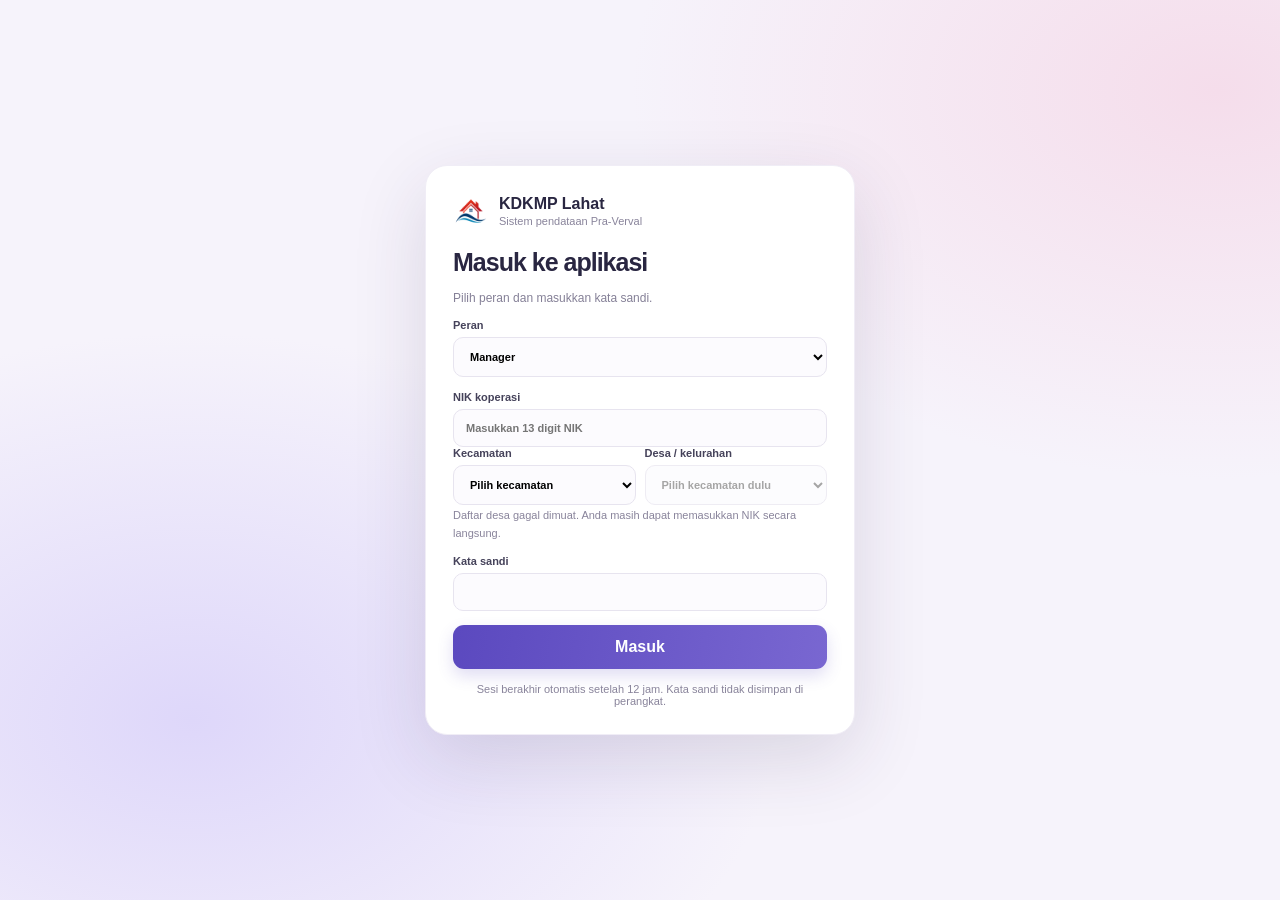
<file: index.html>
<!doctype html>
<html lang="id">
<head>
  <meta charset="utf-8"><meta name="viewport" content="width=device-width,initial-scale=1">
  <meta name="theme-color" content="#f4f5f8"><meta name="description" content="Sistem Pendataan KDKMP Kabupaten Lahat">
  <title>KDKMP Lahat · Pendataan Pra-Verval</title>
  <link rel="icon" type="image/png" href="./assets/logo%20baru.png"><link rel="stylesheet" href="./app.css"><link rel="stylesheet" href="./pages.css"><link rel="stylesheet" href="./auth.css">
</head>
<body>
  <div id="app"></div>
  <script src="./supabase-config.js" defer></script>
  <script src="./app.js" defer></script>
  <script src="./auth.js" defer></script>
</body>
</html>
</file>
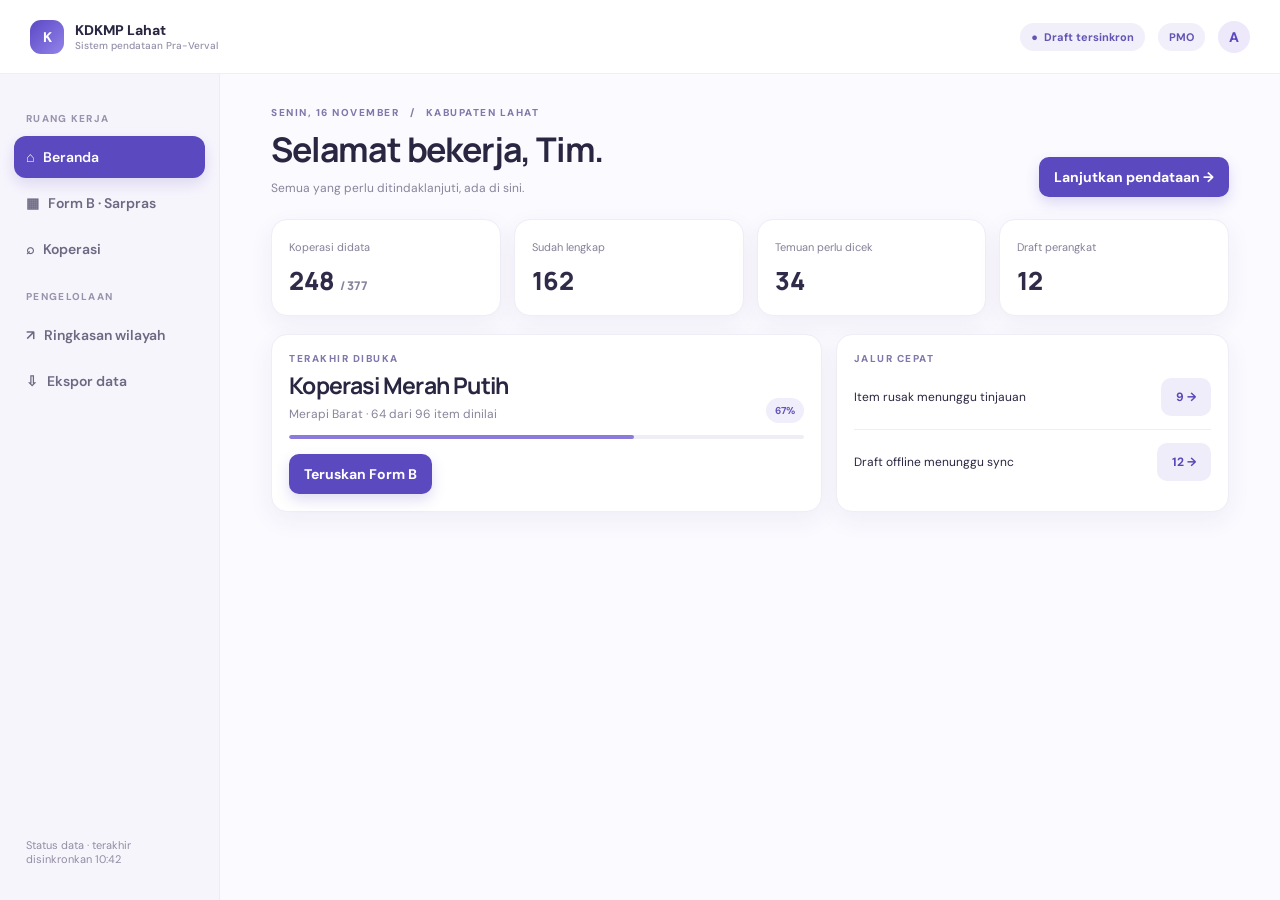
<file: design-homebase-final.html>
<!doctype html><html lang="id"><meta charset="utf-8"><meta name="viewport" content="width=device-width,initial-scale=1"><title>KDKMP · Home Base Design</title><style>
@import url('https://fonts.googleapis.com/css2?family=DM+Sans:wght@400;500;600;700&family=Manrope:wght@500;600;700;800&display=swap');*{box-sizing:border-box}body{margin:0;background:#f4f2fb;color:#292641;font:14px 'DM Sans',sans-serif}button,input{font:inherit}button{cursor:pointer}.app{max-width:1440px;margin:auto;min-height:100vh;background:#fbfaff;box-shadow:0 0 50px #392b6810}.top{height:74px;background:#fff;display:flex;align-items:center;justify-content:space-between;padding:0 30px;border-bottom:1px solid #efedf5;position:sticky;top:0;z-index:4}.brand{display:flex;align-items:center;gap:11px;font-weight:800}.logo{width:34px;height:34px;background:linear-gradient(135deg,#5b48c5,#9284e9);border-radius:11px;color:white;display:grid;place-items:center;font-weight:800}.brand small{display:block;color:#9590aa;font-size:10px;font-weight:500}.topright{display:flex;align-items:center;gap:13px}.avatar{width:32px;height:32px;border-radius:50%;background:#ede9fb;color:#5949bd;display:grid;place-items:center;font-weight:800}.chip{padding:7px 11px;border-radius:99px;background:#f1effa;color:#6355b5;font-size:11px;font-weight:700}.workspace{display:grid;grid-template-columns:220px 1fr;min-height:calc(100vh - 74px)}.sidebar{padding:22px 14px;background:#f7f5fc;display:flex;flex-direction:column;gap:4px;border-right:1px solid #eeebf5}.section-label{font-size:10px;letter-spacing:.13em;color:#9994ad;font-weight:800;padding:16px 12px 7px}.nav{width:100%;text-align:left;border:0;background:transparent;color:#6e6983;border-radius:12px;padding:12px;font-weight:600;transition:.2s}.nav:hover{background:#eeeafb;transform:translateX(2px)}.nav.active{background:#5a49bf;color:white;box-shadow:0 6px 15px #5a49bf2b}.sidefoot{margin-top:auto;padding:12px;color:#918da3;font-size:11px}.main{padding:32px clamp(18px,4vw,52px) 80px;min-width:0}.view{animation:enter .32s both}.hide{display:none!important}@keyframes enter{from{opacity:0;transform:translateY(7px)}to{opacity:1;transform:none}}h1,h2,h3{font-family:Manrope,sans-serif;letter-spacing:-.035em}h1{font-size:34px;margin:7px 0}h2{font-size:23px;margin:4px 0}h3{margin:0}.kicker{font-size:10px;letter-spacing:.15em;color:#8078aa;font-weight:800}.muted{color:#88849b;font-size:12px;line-height:1.5}.heading{display:flex;align-items:end;justify-content:space-between;gap:18px;margin-bottom:22px}.btn{border:0;border-radius:10px;padding:11px 15px;background:#efedfa;color:#5747b8;font-weight:700;transition:transform .18s,box-shadow .18s}.btn:hover{transform:translateY(-2px);box-shadow:0 7px 16px #30225f1a}.btn:active{transform:scale(.97)}.btn.primary{background:#5b49bf;color:white;box-shadow:0 6px 14px #5b49bf30}.stats{display:grid;grid-template-columns:repeat(4,1fr);gap:13px;margin-bottom:18px}.card{background:white;border:1px solid #efedf5;border-radius:16px;box-shadow:0 8px 24px #3b2c6810;padding:17px;transition:transform .2s,box-shadow .2s}.card:hover{transform:translateY(-2px);box-shadow:0 12px 26px #3b2c6815}.metric small{font-size:11px;color:#858098}.metric b{font:800 25px Manrope;display:block;margin-top:8px;color:#302b48}.grid-two{display:grid;grid-template-columns:1.4fr 1fr;gap:14px}.line{display:flex;align-items:center;justify-content:space-between;gap:12px;padding:13px 0;border-bottom:1px solid #f0eef5;font-size:12px}.line:last-child{border:0}.meter{width:105px;height:7px;background:#efedf5;border-radius:9px;overflow:hidden}.meter i{display:block;height:100%;background:linear-gradient(90deg,#6553c6,#a095eb);border-radius:9px;transition:width .7s}.pill{padding:6px 9px;border-radius:99px;background:#f0eefb;color:#6454b9;font-size:10px;font-weight:700}.banner{padding:20px 23px;border-radius:18px;background:radial-gradient(ellipse at 90% 0,#f1deec,transparent 45%),linear-gradient(110deg,#f1edff,#fffafd);margin-bottom:18px;display:flex;align-items:center;justify-content:space-between;gap:12px}.banner h2{font-size:24px}.groupgrid{display:grid;grid-template-columns:repeat(3,minmax(0,1fr));gap:13px}.groupcard{cursor:pointer;min-height:152px;position:relative;overflow:hidden}.groupcard:hover .arrow{transform:translateX(4px);background:#5b49bf;color:white}.groupnum{font-size:10px;color:#887dbf;font-weight:800;letter-spacing:.1em}.groupname{font:750 16px Manrope;margin:13px 0 7px}.gmeta{font-size:11px;color:#89859a}.groupbottom{display:flex;align-items:center;justify-content:space-between;margin-top:17px}.arrow{width:28px;height:28px;display:grid;place-items:center;border-radius:50%;background:#f1effa;color:#6656bb;transition:.2s}.progressline{height:4px;background:#f0eef5;border-radius:8px;margin-top:12px;overflow:hidden}.progressline i{display:block;height:100%;background:#8c7add;border-radius:8px}.toolbar{display:flex;align-items:center;gap:9px;flex-wrap:wrap}.search{border:1px solid #e9e6f1;background:white;padding:10px 12px;border-radius:10px;min-width:200px;outline:none}.search:focus{border-color:#8274d3;box-shadow:0 0 0 3px #8274d322}.groupdetail{margin-top:16px}.item{display:grid;grid-template-columns:1fr auto auto;gap:14px;align-items:center;padding:15px 2px;border-bottom:1px solid #efedf5}.item:last-child{border:0}.itemtitle{font-weight:700}.itemmeta{font-size:11px;color:#88849b;margin-top:4px}.toast{position:fixed;bottom:20px;right:22px;background:#302a51;color:white;padding:13px 18px;border-radius:11px;opacity:0;transform:translateY(10px);transition:.25s;z-index:10;box-shadow:0 10px 28px #17122c30}.toast.show{opacity:1;transform:none}.mobilebar{display:none}@media(max-width:850px){.workspace{grid-template-columns:1fr}.sidebar{display:none}.mobilebar{display:flex;position:fixed;bottom:10px;left:12px;right:12px;background:#fff;border:1px solid #efedf5;border-radius:18px;padding:6px;justify-content:space-around;z-index:5;box-shadow:0 8px 25px #33255c20}.mobilebar button{border:0;background:transparent;color:#79748e;border-radius:13px;padding:9px 12px;font-size:11px}.mobilebar button.active{background:#5b49bf;color:#fff}.main{padding:24px 16px 100px}.groupgrid{grid-template-columns:repeat(2,1fr)}.stats{grid-template-columns:repeat(2,1fr)}}@media(max-width:520px){.top{padding:0 15px;height:64px}.topright .chip{display:none}.heading{align-items:start;flex-direction:column}.grid-two{grid-template-columns:1fr}.groupgrid{grid-template-columns:1fr 1fr;gap:9px}.groupcard{padding:13px;min-height:145px}.groupname{font-size:14px}.stats .card{padding:13px}.item{grid-template-columns:1fr auto}.item .pill{grid-column:2}.banner{padding:16px}}
</style><body><div class="app"><header class="top"><div class="brand"><span class="logo">K</span><span>KDKMP Lahat<small>Sistem pendataan Pra-Verval</small></span></div><div class="topright"><span class="chip">● &nbsp;Draft tersinkron</span><span class="chip">PMO</span><span class="avatar">A</span></div></header><div class="workspace"><aside class="sidebar"><div class="section-label">RUANG KERJA</div><button class="nav active" data-view="home">⌂ &nbsp; Beranda</button><button class="nav" data-view="groups">▦ &nbsp; Form B · Sarpras</button><button class="nav" data-view="coops">⌕ &nbsp; Koperasi</button><div class="section-label">PENGELOLAAN</div><button class="nav" data-toast="Laporan siap dibuka">↗ &nbsp; Ringkasan wilayah</button><button class="nav" data-toast="Ekspor siap diunduh">⇩ &nbsp; Ekspor data</button><div class="sidefoot">Status data · terakhir disinkronkan 10:42</div></aside><main class="main">
<section class="view" data-screen="home"><div class="heading"><div><div class="kicker">SENIN, 16 NOVEMBER &nbsp; / &nbsp; KABUPATEN LAHAT</div><h1>Selamat bekerja, Tim.</h1><div class="muted">Semua yang perlu ditindaklanjuti, ada di sini.</div></div><button class="btn primary" data-view="groups">Lanjutkan pendataan →</button></div><div class="stats"><div class="card metric"><small>Koperasi didata</small><b>248 <span class="muted">/ 377</span></b></div><div class="card metric"><small>Sudah lengkap</small><b>162</b></div><div class="card metric"><small>Temuan perlu dicek</small><b>34</b></div><div class="card metric"><small>Draft perangkat</small><b>12</b></div></div><div class="grid-two"><div class="card"><div class="heading" style="margin-bottom:5px"><div><div class="kicker">TERAKHIR DIBUKA</div><h2>Koperasi Merah Putih</h2><div class="muted">Merapi Barat · 64 dari 96 item dinilai</div></div><span class="pill">67%</span></div><div class="progressline"><i style="width:67%"></i></div><div style="margin-top:15px"><button class="btn primary" data-view="groups">Teruskan Form B</button></div></div><div class="card"><div class="kicker">JALUR CEPAT</div><div class="line"><span>Item rusak menunggu tinjauan</span><button class="btn" data-toast="Daftar temuan ditampilkan">9 →</button></div><div class="line"><span>Draft offline menunggu sync</span><button class="btn" data-toast="Draft tersimpan dan siap disinkronkan">12 →</button></div></div></div></section>
<section class="view hide" data-screen="groups"><div class="heading"><div><div class="kicker">FORM B &nbsp; / &nbsp; 22 KELOMPOK · 96 ITEM</div><h1>Pendataan Sarpras</h1><div class="muted">Koperasi Merah Putih · Merapi Barat &nbsp; <button class="btn" data-toast="Pemilih koperasi dibuka">Ganti koperasi⌄</button></div></div><div class="toolbar"><input class="search" placeholder="Cari kelompok…" data-filter><button class="btn primary" data-toast="Draft tersimpan di perangkat">Simpan draft</button></div></div><div class="banner"><div><div class="kicker">PROGRES PENDATAAN</div><h2>64 <span class="muted">/ 96 item sudah dinilai</span></h2><div class="muted">Kelompok yang belum dimulai tetap bisa dibuka kapan saja.</div></div><span class="pill">67% selesai</span></div><div class="groupgrid"><article class="card groupcard" data-group="Kendaraan"><div class="groupnum">KELOMPOK 01</div><div class="groupname">Kendaraan</div><div class="gmeta">3 item · 3 dinilai</div><div class="groupbottom"><span class="pill">Selesai</span><span class="arrow">→</span></div><div class="progressline"><i style="width:100%"></i></div></article><article class="card groupcard" data-group="1 Set Mesin Kasir"><div class="groupnum">KELOMPOK 02</div><div class="groupname">1 Set Mesin Kasir</div><div class="gmeta">9 item · 2 dinilai</div><div class="groupbottom"><span class="pill">Berjalan</span><span class="arrow">→</span></div><div class="progressline"><i style="width:22%"></i></div></article><article class="card groupcard" data-group="1 Set CCTV"><div class="groupnum">KELOMPOK 03</div><div class="groupname">1 Set CCTV</div><div class="gmeta">17 item · belum dimulai</div><div class="groupbottom"><span class="pill">Belum dimulai</span><span class="arrow">→</span></div><div class="progressline"><i style="width:0%"></i></div></article><article class="card groupcard" data-group="Konektivitas & Software"><div class="groupnum">KELOMPOK 04</div><div class="groupname">Konektivitas & Software</div><div class="gmeta">2 item · 2 dinilai</div><div class="groupbottom"><span class="pill">Selesai</span><span class="arrow">→</span></div><div class="progressline"><i style="width:100%"></i></div></article><article class="card groupcard" data-group="Air Conditioner"><div class="groupnum">KELOMPOK 05</div><div class="groupname">Air Conditioner</div><div class="gmeta">2 item · belum dimulai</div><div class="groupbottom"><span class="pill">Belum dimulai</span><span class="arrow">→</span></div><div class="progressline"><i style="width:0%"></i></div></article><article class="card groupcard" data-group="Instalasi Air"><div class="groupnum">KELOMPOK 21</div><div class="groupname">Instalasi Air</div><div class="gmeta">8 item · 5 dinilai</div><div class="groupbottom"><span class="pill">Berjalan</span><span class="arrow">→</span></div><div class="progressline"><i style="width:62%"></i></div></article></div></section>
<section class="view hide" data-screen="detail"><div class="heading"><div><button class="btn" data-view="groups">← Semua kelompok</button><div class="kicker" style="margin-top:15px">FORM B / KELOMPOK 01</div><h1 data-detail-title>Kendaraan</h1><div class="muted">3 item · status kelompok dan progres tersimpan sebagai draft.</div></div><button class="btn primary" data-toast="Perubahan kelompok tersimpan">Simpan perubahan</button></div><div class="card groupdetail"><div class="line"><span><b>Status kelompok</b><br><small class="muted">Mengisi keberadaan seluruh item di kelompok</small></span><select class="search"><option>Belum dinilai</option><option>Ada</option><option>Tidak Ada</option><option>Sebagian</option></select></div><div class="item"><div><div class="itemtitle">01. Truk 6 ban bak kayu/besi</div><div class="itemmeta">Rencana 1 unit · Tipe/jenis · kondisi · jumlah · catatan</div></div><span class="pill">Ada · Baik</span><button class="btn" data-toast="Detail Truk dibuka">Ubah</button></div><div class="item"><div><div class="itemtitle">02. Kendaraan pick-up 4WD (4x4)</div><div class="itemmeta">Rencana 1 unit · Tipe/jenis · kondisi · jumlah · catatan</div></div><span class="pill">Ada · Belum dicek</span><button class="btn" data-toast="Detail Pick-up dibuka">Ubah</button></div><div class="item"><div><div class="itemtitle">03. Motor bak roda 3</div><div class="itemmeta">Rencana 2 unit · Tipe/jenis · kondisi · jumlah · catatan</div></div><span class="pill">Tidak Ada</span><button class="btn" data-toast="Detail Motor dibuka">Ubah</button></div></div></section>
<section class="view hide" data-screen="coops"><div class="heading"><div><div class="kicker">DIREKTORI KOPERASI</div><h1>Pilih koperasi</h1><div class="muted">Cari nama, desa, kecamatan, atau NIK.</div></div><input class="search" placeholder="Cari koperasi…" data-coop-search></div><div class="card"><div class="line coop"><span><b>Koperasi Merah Putih</b><br><small class="muted">Merapi Barat · 64/96 item</small></span><span class="pill">67%</span><button class="btn primary" data-view="groups">Buka</button></div><div class="line coop"><span><b>Koperasi Suka Maju</b><br><small class="muted">Kota Lahat · 38/96 item</small></span><span class="pill">40%</span><button class="btn" data-toast="Koperasi dipilih">Buka</button></div></div></section>
</main></div><nav class="mobilebar"><button class="active" data-view="home">⌂<br>Beranda</button><button data-view="groups">▦<br>Form B</button><button data-view="coops">⌕<br>Koperasi</button><button data-toast="Menu ringkasan dibuka">↗<br>Laporan</button></nav><div class="toast"></div></div><script>
const app=document.querySelector('.app');function showView(name){document.querySelectorAll('[data-screen]').forEach(x=>x.classList.toggle('hide',x.dataset.screen!==name));document.querySelectorAll('[data-view]').forEach(x=>x.classList.toggle('active',x.dataset.view===name));window.scrollTo({top:0,behavior:'smooth'})}document.querySelectorAll('[data-view]').forEach(b=>b.onclick=()=>showView(b.dataset.view));document.querySelectorAll('.groupcard').forEach(c=>c.onclick=()=>{document.querySelector('[data-detail-title]').textContent=c.dataset.group;showView('detail')});let toastTimer;document.querySelectorAll('[data-toast]').forEach(b=>b.onclick=()=>{let t=document.querySelector('.toast');t.textContent=b.dataset.toast;t.classList.add('show');clearTimeout(toastTimer);toastTimer=setTimeout(()=>t.classList.remove('show'),1900)});document.querySelector('[data-filter]').oninput=e=>{let q=e.target.value.toLowerCase();document.querySelectorAll('.groupcard').forEach(c=>c.classList.toggle('hide',!c.textContent.toLowerCase().includes(q)))};document.querySelector('[data-coop-search]').oninput=e=>{let q=e.target.value.toLowerCase();document.querySelectorAll('.coop').forEach(c=>c.classList.toggle('hide',!c.textContent.toLowerCase().includes(q)))};
</script></body></html>
</file>
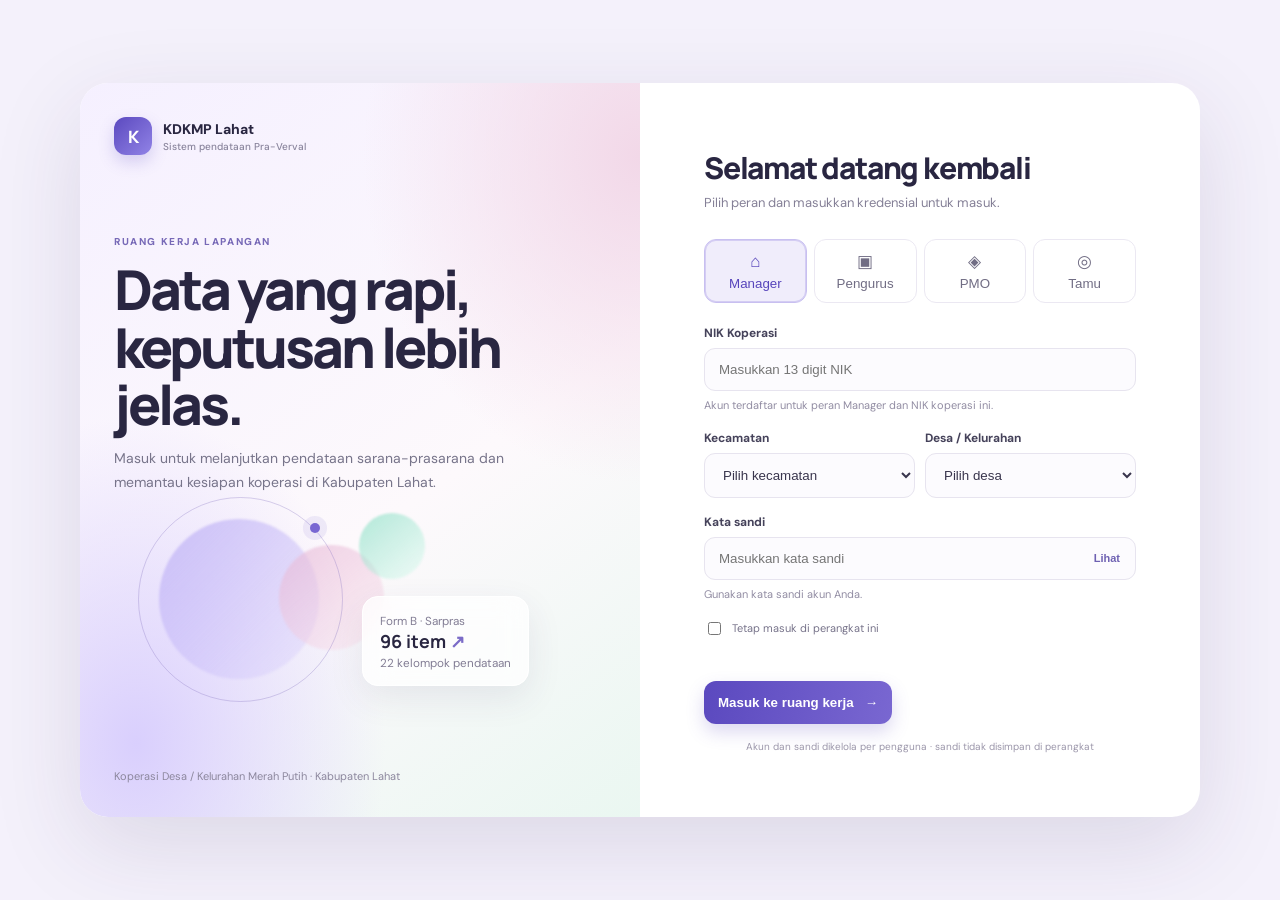
<file: design-login.html>
<!doctype html><html lang="id"><meta charset="utf-8"><meta name="viewport" content="width=device-width,initial-scale=1"><title>KDKMP · Login concept</title><style>
@import url('https://fonts.googleapis.com/css2?family=DM+Sans:wght@400;500;600;700&family=Manrope:wght@500;600;700;800&display=swap');*{box-sizing:border-box}body{margin:0;background:#f4f1fb;color:#292641;font:14px 'DM Sans',sans-serif;min-height:100vh;display:grid;place-items:center;padding:20px}.shell{width:min(1120px,100%);min-height:660px;background:#fff;border-radius:28px;overflow:hidden;display:grid;grid-template-columns:1fr 1fr;box-shadow:0 28px 90px #35285a20}.story{padding:34px;background:radial-gradient(ellipse at 10% 90%,#d9cffd 0,transparent 35%),radial-gradient(ellipse at 100% 10%,#f2d8e8 0,transparent 35%),linear-gradient(145deg,#f5f0ff,#fdf9fc 58%,#eaf7f1);display:flex;flex-direction:column;justify-content:space-between;position:relative;overflow:hidden}.brand{display:flex;gap:11px;align-items:center;font-weight:800}.logo{width:38px;height:38px;border-radius:12px;background:linear-gradient(135deg,#5b49bf,#9183e6);color:white;display:grid;place-items:center;font:800 17px Manrope;box-shadow:0 7px 16px #5a49bf38}.brand small{display:block;font-size:10px;color:#89849c;font-weight:500;margin-top:2px}.headline{max-width:440px;position:relative;z-index:1}.kicker{font-size:10px;letter-spacing:.16em;color:#7769b7;font-weight:800}.headline h1{font:800 clamp(36px,5vw,55px)/1.04 Manrope;letter-spacing:-.055em;margin:13px 0}.headline p{color:#77748a;line-height:1.7;max-width:390px}.art{height:180px;position:relative;max-width:420px}.orb{position:absolute;border-radius:50%;filter:blur(1px);animation:drift 7s ease-in-out infinite}.orb.a{width:160px;height:160px;background:linear-gradient(135deg,#b8aaf4aa,#ded6ff55);left:45px;top:10px}.orb.b{width:105px;height:105px;background:linear-gradient(140deg,#e6b8d6aa,#ffe7ef66);left:165px;top:36px;animation-delay:-2s}.orb.c{width:66px;height:66px;background:linear-gradient(140deg,#8ddfc6aa,#d8fff055);left:245px;top:4px;animation-delay:-4s}.ring{position:absolute;width:205px;height:205px;border:1px solid #8978c455;border-radius:50%;left:24px;top:-12px;animation:rotate 26s linear infinite}.ring:after{content:'';position:absolute;width:10px;height:10px;border-radius:50%;background:#7967d2;top:25px;right:22px;box-shadow:0 0 0 7px #7967d21c}.mini{position:absolute;right:5px;bottom:3px;background:#ffffffb8;backdrop-filter:blur(14px);border:1px solid #fff;border-radius:16px;padding:14px 17px;box-shadow:0 12px 35px #40336a18;animation:float 4s ease-in-out infinite}.mini strong{display:block;font:700 18px Manrope}.mini small{color:#827d94}.storyfoot{font-size:11px;color:#8c879d}.login{padding:clamp(28px,5vw,66px);display:flex;flex-direction:column;justify-content:center}.login h2{font:800 30px Manrope;letter-spacing:-.04em;margin:0 0 6px}.intro{color:#858097;margin:0 0 28px;font-size:13px}.roles{display:grid;grid-template-columns:repeat(4,1fr);gap:7px;margin:0 0 22px}.role{border:1px solid #ebe8f2;background:#fff;border-radius:12px;padding:11px 8px;color:#716d84;transition:.2s}.role:hover{border-color:#b9afea;transform:translateY(-2px)}.role.active{background:#f0edfb;color:#5745bb;border-color:#c8bff0;box-shadow:inset 0 0 0 1px #d4cdf3}.role span{display:block;font-size:17px;margin-bottom:4px}.field{display:grid;gap:7px;margin:0 0 16px;color:#45425a;font-size:12px;font-weight:700}.field input,.field select{width:100%;border:1px solid #e7e4ef;border-radius:11px;background:#fcfbfe;padding:13px 14px;color:#39354d;outline:none;transition:.2s}.field input:focus,.field select:focus{border-color:#8878d2;box-shadow:0 0 0 4px #8878d21c;background:#fff}.helper{font-size:11px;color:#928da3;font-weight:400;line-height:1.45}.row{display:grid;grid-template-columns:1fr 1fr;gap:10px}.password{position:relative}.password input{padding-right:54px}.show{position:absolute;right:9px;top:8px;border:0;background:transparent;color:#6e61b2;font-size:11px;font-weight:700;padding:7px}.remember{display:flex;align-items:center;gap:8px;color:#77738a;font-size:11px;margin:0 0 19px}.submit{border:0;border-radius:12px;padding:14px;background:linear-gradient(100deg,#5b49bf,#7967d1);color:#fff;font-weight:800;box-shadow:0 8px 18px #5b49bf37;transition:.2s}.submit:hover{transform:translateY(-2px);box-shadow:0 12px 24px #5b49bf42}.submit:active{transform:scale(.99)}.secure{text-align:center;font-size:10px;color:#9b96aa;margin-top:16px}.error{color:#af3e54;font-size:11px;margin:0 0 10px;min-height:14px}.toast{position:fixed;bottom:20px;left:50%;transform:translate(-50%,15px);background:#302a51;color:white;padding:12px 18px;border-radius:11px;opacity:0;transition:.25s}.toast.show{opacity:1;transform:translate(-50%,0)}@keyframes drift{50%{transform:translate(12px,-9px) scale(1.04)}}@keyframes float{50%{transform:translateY(-7px)}}@keyframes rotate{to{transform:rotate(360deg)}}@media(max-width:780px){body{padding:0;background:#fff}.shell{display:flex;flex-direction:column;min-height:100vh;border-radius:0;box-shadow:none}.story{min-height:300px;padding:22px 24px 15px}.headline h1{font-size:36px;margin:9px 0}.headline p{font-size:12px;margin:0;max-width:460px}.art{position:absolute;right:4px;bottom:4px;transform:scale(.58);transform-origin:right bottom;opacity:.8}.storyfoot{display:none}.login{padding:28px 24px 36px}.login h2{font-size:26px}.intro{margin-bottom:21px}}@media(prefers-reduced-motion:reduce){*,*:before,*:after{animation-duration:.01ms!important;animation-iteration-count:1!important;scroll-behavior:auto!important;transition-duration:.01ms!important}}
</style><body><div class="shell"><section class="story"><div class="brand"><span class="logo">K</span><span>KDKMP Lahat<small>Sistem pendataan Pra-Verval</small></span></div><div class="headline"><div class="kicker">RUANG KERJA LAPANGAN</div><h1>Data yang rapi,<br>keputusan lebih jelas.</h1><p>Masuk untuk melanjutkan pendataan sarana-prasarana dan memantau kesiapan koperasi di Kabupaten Lahat.</p><div class="art"><span class="orb a"></span><span class="orb b"></span><span class="orb c"></span><span class="ring"></span><div class="mini"><small>Form B · Sarpras</small><strong>96 item <span style="color:#7b6bc7">↗</span></strong><small>22 kelompok pendataan</small></div></div></div><div class="storyfoot">Koperasi Desa / Kelurahan Merah Putih · Kabupaten Lahat</div></section><section class="login"><h2>Selamat datang kembali</h2><p class="intro">Pilih peran dan masukkan kredensial untuk masuk.</p><div class="roles" role="group" aria-label="Pilih peran"><button class="role active" data-role="Manager"><span>⌂</span>Manager</button><button class="role" data-role="Pengurus"><span>▣</span>Pengurus</button><button class="role" data-role="PMO"><span>◈</span>PMO</button><button class="role" data-role="Tamu"><span>◎</span>Tamu</button></div><form id="form"><div id="identity-fields"></div><label class="field">Kata sandi<div class="password"><input id="password" type="password" autocomplete="current-password" placeholder="Masukkan kata sandi" required><button class="show" type="button" id="show">Lihat</button></div><span class="helper">Gunakan kata sandi akun Anda.</span></label><label class="remember"><input type="checkbox"> Tetap masuk di perangkat ini</label><div class="error" id="error" aria-live="polite"></div><button class="submit" type="submit">Masuk ke ruang kerja &nbsp; →</button><div class="secure">Akun dan sandi dikelola per pengguna · sandi tidak disimpan di perangkat</div></form></section></div><div class="toast" id="toast"></div><script>let role='Manager';const host=document.querySelector('#identity-fields');function identity(){if(role==='PMO'){host.innerHTML='<label class="field">Akun PMO<select id="pmo-account" required><option value="">Pilih akun</option><option value="pmo1111">PMO 1111</option><option value="pmo2222">PMO 2222</option></select><span class="helper">Pilih akun operator PMO yang terdaftar.</span></label>';return}if(role==='Tamu'){host.innerHTML='<div class="helper" style="margin:0 0 16px">Akses tamu hanya memerlukan kata sandi tamu.</div>';return}host.innerHTML='<label class="field">NIK Koperasi<input id="nik" autocomplete="username" placeholder="Masukkan 13 digit NIK" required><span class="helper">Akun terdaftar untuk peran '+role+' dan NIK koperasi ini.</span></label><div class="row"><label class="field">Kecamatan<select id="district"><option value="">Pilih kecamatan</option><option>Merapi Barat</option><option>Kota Lahat</option><option>Pulau Pinang</option></select></label><label class="field">Desa / Kelurahan<select id="village"><option value="">Pilih desa</option></select></label></div>';document.querySelector('#district').onchange=e=>{let v=document.querySelector('#village');v.innerHTML='<option value="">Pilih desa</option>'+(e.target.value?['Desa Suka Maju','Desa Merapi','Kelurahan Pasar Lama'].map(x=>'<option>'+x+'</option>').join(''):'')}}document.querySelectorAll('.role').forEach(b=>b.onclick=()=>{role=b.dataset.role;document.querySelectorAll('.role').forEach(x=>x.classList.toggle('active',x===b));identity()});identity();document.querySelector('#show').onclick=()=>{let p=document.querySelector('#password');p.type=p.type==='password'?'text':'password';document.querySelector('#show').textContent=p.type==='password'?'Lihat':'Sembunyi'};document.querySelector('#form').onsubmit=e=>{e.preventDefault();let t=document.querySelector('#toast');t.textContent='Ini pratinjau desain — autentikasi belum dihubungkan.';t.classList.add('show');setTimeout(()=>t.classList.remove('show'),2600)};</script></body></html>
</file>
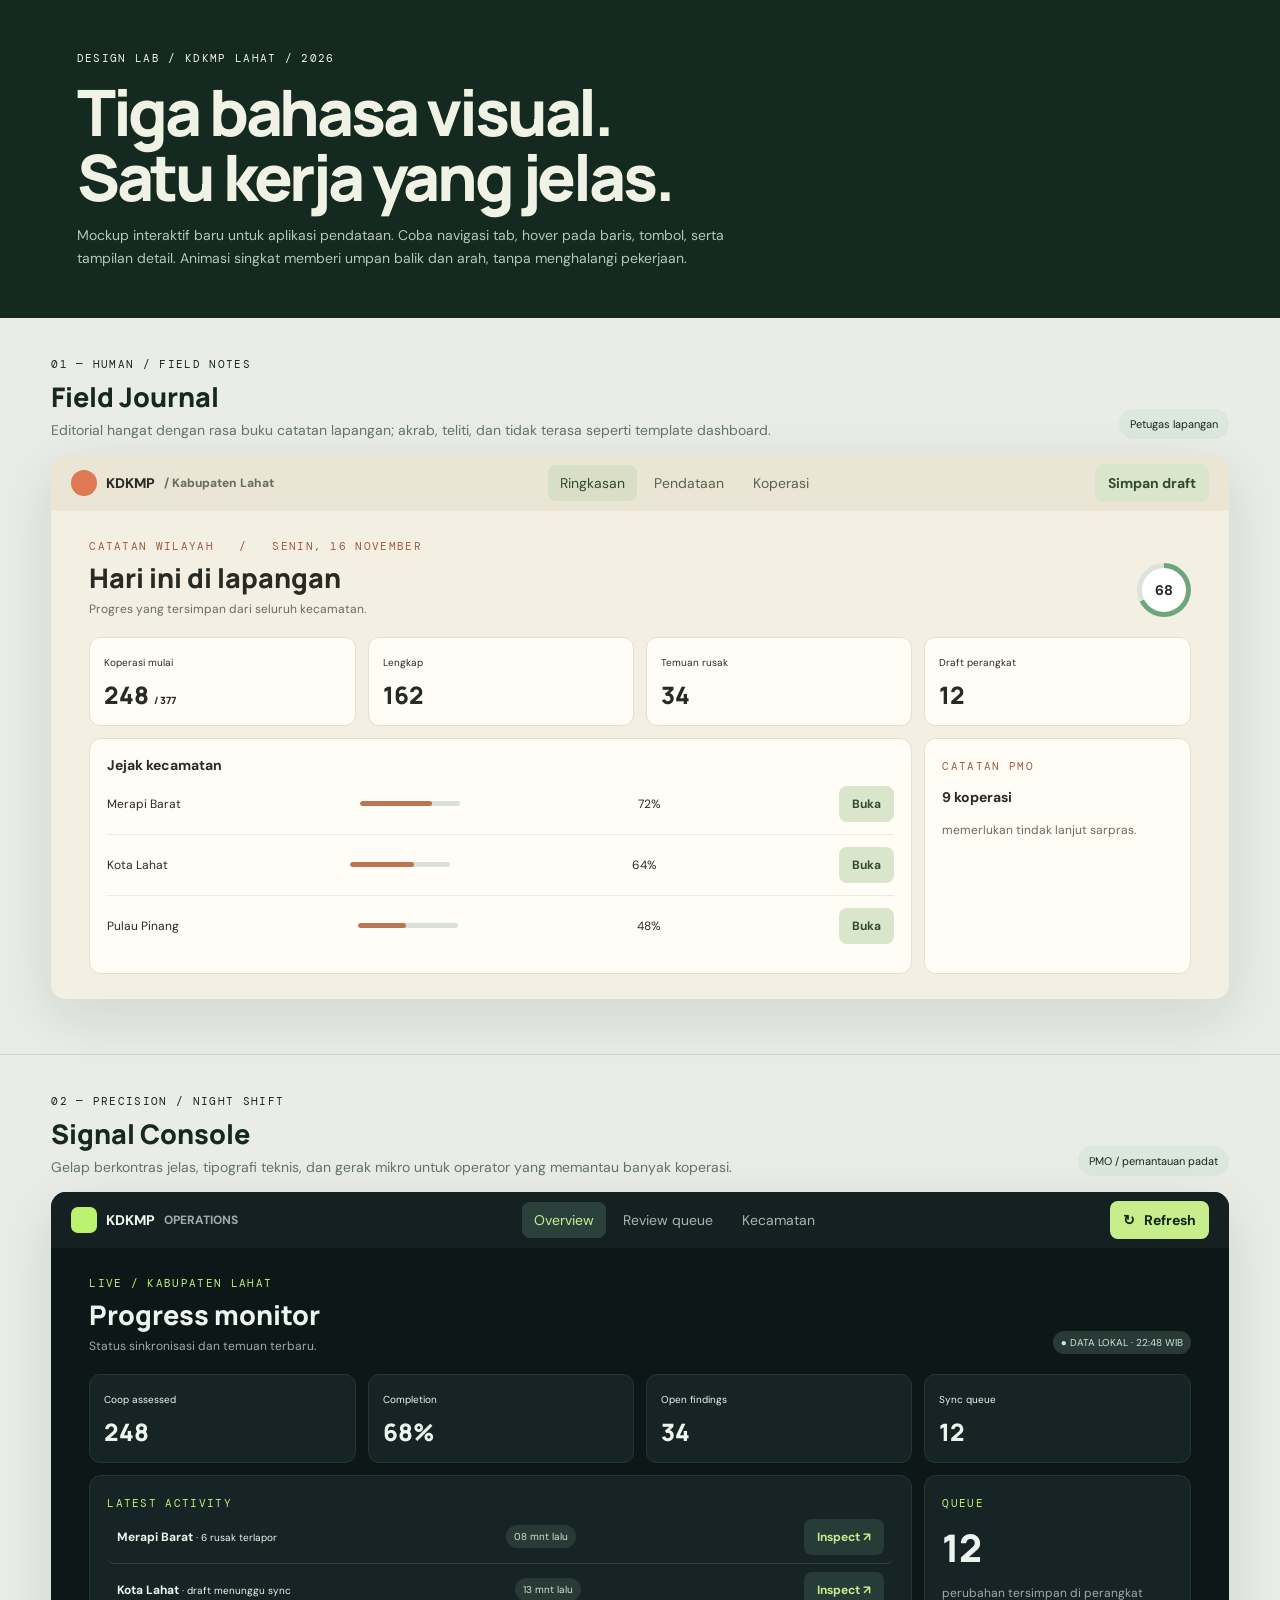
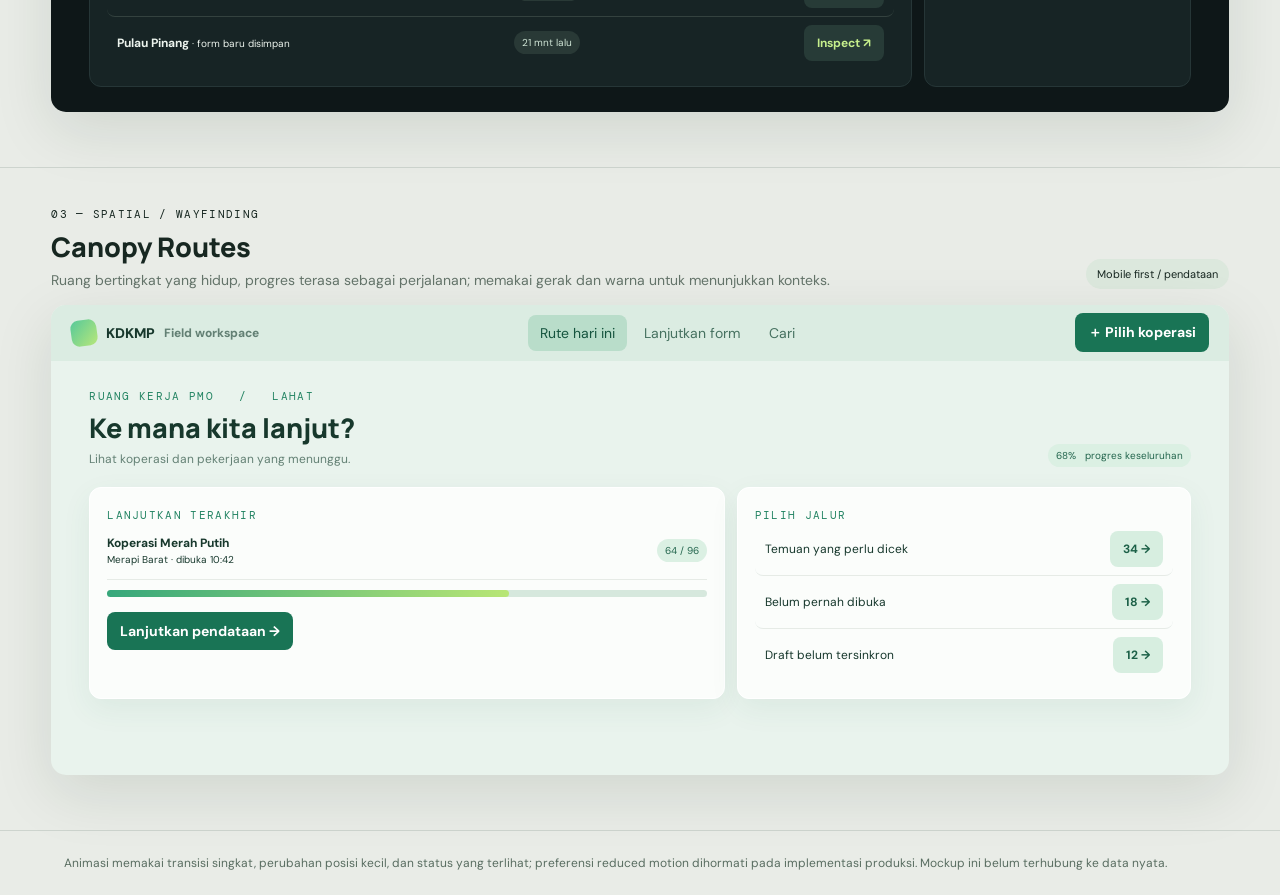
<file: design-options-v2.html>
<!doctype html><html lang="id"><meta charset="utf-8"><meta name="viewport" content="width=device-width,initial-scale=1"><title>Tiga konsep interaktif KDKMP</title><style>
@import url('https://fonts.googleapis.com/css2?family=DM+Mono:wght@400;500&family=DM+Sans:wght@400;500;600;700&family=Manrope:wght@500;600;700;800&display=swap');*{box-sizing:border-box}body{margin:0;background:#e9ece7;color:#172721;font:14px 'DM Sans',sans-serif}button,input{font:inherit}button{cursor:pointer}.hero{padding:48px max(20px,6vw) 34px;background:#142920;color:#f0f2e6}.hero small,.label{font:11px 'DM Mono';letter-spacing:.12em}.hero h1{font:800 clamp(34px,6vw,64px) Manrope;line-height:1.02;letter-spacing:-.05em;margin:13px 0}.hero p{color:#b8c5ba;max-width:700px;line-height:1.65}.concept{padding:36px max(18px,4vw) 55px;border-bottom:1px solid #cdd4ce}.title{max-width:1320px;margin:0 auto 16px;display:flex;justify-content:space-between;align-items:end}.title h2{font:800 27px Manrope;margin:6px 0}.title p{color:#64746a;margin:0}.badge{font-size:11px;background:#dce8dd;padding:8px 11px;border-radius:99px}.screen{max-width:1320px;margin:auto;min-height:470px;border-radius:15px;overflow:hidden;box-shadow:0 18px 60px #102b1c1d;position:relative}.top{height:56px;display:flex;align-items:center;justify-content:space-between;padding:0 20px}.brand{font-weight:800;display:flex;align-items:center;gap:9px}.mark{height:26px;width:26px;background:#df784d;border-radius:50%}.nav{display:flex;gap:5px}.nav button{border:0;background:transparent;padding:9px 12px;border-radius:8px;transition:.25s}.main{padding:25px clamp(16px,3vw,38px)}.heading{display:flex;justify-content:space-between;align-items:end;margin-bottom:20px;gap:15px}.heading h3{font:800 27px Manrope;margin:5px 0}.sub{font-size:12px;color:#758279}.button{border:0;border-radius:8px;padding:10px 13px;font-weight:700;transition:transform .18s,box-shadow .18s,background .2s}.button:hover{transform:translateY(-2px);box-shadow:0 6px 16px #102b1c20}.button:active{transform:scale(.97)}.grid{display:grid;grid-template-columns:repeat(4,1fr);gap:12px}.metric{padding:14px;border-radius:11px;transition:transform .25s}.metric:hover{transform:translateY(-3px)}.metric small{font-size:10px}.metric b{display:block;font:800 24px Manrope;margin-top:8px}.panel{padding:17px;border-radius:12px}.wide{grid-column:span 3}.line{display:flex;justify-content:space-between;align-items:center;gap:12px;padding:12px 0;border-bottom:1px solid #9aab9a38;font-size:12px}.line:last-child{border:0}.pill{font-size:10px;padding:5px 8px;border-radius:99px}.progress{height:5px;background:#dce1d8;border-radius:9px;width:100px;overflow:hidden}.progress i{display:block;height:100%;background:#538564;border-radius:9px;transition:width .8s cubic-bezier(.2,.8,.2,1)}.tabcontent{animation:in .35s both}.hide{display:none!important}@keyframes in{from{opacity:0;transform:translateY(8px)}to{opacity:1;transform:none}}@keyframes sweep{to{transform:translateX(120%)}}@keyframes breathe{50%{box-shadow:0 0 0 6px #df784d1c}}.toast{position:absolute;bottom:16px;right:18px;background:#193c2c;color:white;padding:12px 16px;border-radius:9px;opacity:0;transform:translateY(12px);transition:.3s;pointer-events:none}.toast.show{opacity:1;transform:none}.one{background:#f3efe3;color:#272b24}.one .top{background:#ebe5d5}.one .nav button{color:#58634f}.one .nav button.active{background:#d9dfc7;color:#354a31}.one .metric,.one .panel{background:#fffdf6;border:1px solid #e6dfcd}.one .mark{background:#de7954}.one .button{background:#d9e6cc;color:#324b30}.one .button.primary{background:#31593d;color:white}.one .pill{background:#f5e3d3;color:#955738}.one .label{color:#a05e3f}.one .rowcard{background:#fffdf7}.one .sub{color:#686d60}.one .progress i{background:#bc7550}.two{background:#0e1718;color:#edf4ee}.two .top{background:#142021}.two .nav button{color:#a6b7ad}.two .nav button.active{background:#29413a;color:#c6ef8c}.two .metric,.two .panel{background:#172425;border:1px solid #263637}.two .mark{background:#bbf16f;border-radius:7px}.two .button{background:#273b37;color:#c6ef8c}.two .button.primary{background:#c6ef8c;color:#14221a}.two .pill{background:#293936;color:#d0e5d6}.two .label{color:#bdf078}.two .sub{color:#9bacaa}.two .progress{background:#30403d}.two .progress i{background:#b6e878}.three{background:#e9f3ed;color:#17382c}.three .top{background:#dbece2}.three .nav button{color:#467160}.three .nav button.active{background:#b9ddca;color:#15543e}.three .metric,.three .panel{background:#ffffffc9;border:1px solid #fff;box-shadow:0 10px 30px #31745612;backdrop-filter:blur(9px)}.three .mark{background:linear-gradient(135deg,#56c99a,#b8e77a);border-radius:8px;transform:rotate(-8deg)}.three .button{background:#d7eee0;color:#1c6047}.three .button.primary{background:#197455;color:white}.three .pill{background:#dbf0e3;color:#23654d}.three .label{color:#248463}.three .sub{color:#638074}.three .progress{background:#d6e8dd}.three .progress i{background:#31a878}.rowcard{border-radius:8px;padding:8px 10px;transition:transform .2s,background .2s}.rowcard:hover{transform:translateX(4px)}.search{border:1px solid #b9c8bd;background:transparent;border-radius:8px;padding:9px 11px;width:min(220px,35vw)}.twocol{display:grid;grid-template-columns:1.4fr 1fr;gap:12px}.detail{display:grid;grid-template-columns:1fr 1fr;gap:8px;margin-top:12px}.detail div{padding:10px;border-radius:8px;background:#78908012;font-size:11px}.ring{width:54px;height:54px;border-radius:50%;display:grid;place-items:center;background:conic-gradient(#6ea67b 68%,#dce4da 0);position:relative}.ring:after{content:'68';background:var(--ringbg,#fff);position:absolute;inset:5px;border-radius:50%;display:grid;place-items:center;font-weight:800}.two .ring:after{--ringbg:#172425}.three .ring:after{--ringbg:#fff}.three .glow{animation:breathe 3s ease-in-out infinite}@media(max-width:720px){.title{display:block}.badge{display:inline-block;margin-top:10px}.nav{overflow:auto}.nav button{white-space:nowrap}.heading{align-items:start;flex-direction:column}.grid{grid-template-columns:repeat(2,1fr)}.wide{grid-column:span 2}.twocol{grid-template-columns:1fr}.screen{min-height:0}}
</style><body><header class="hero"><small>DESIGN LAB / KDKMP LAHAT / 2026</small><h1>Tiga bahasa visual.<br>Satu kerja yang jelas.</h1><p>Mockup interaktif baru untuk aplikasi pendataan. Coba navigasi tab, hover pada baris, tombol, serta tampilan detail. Animasi singkat memberi umpan balik dan arah, tanpa menghalangi pekerjaan.</p></header>
<section class="concept"><div class="title"><div><span class="label">01 — HUMAN / FIELD NOTES</span><h2>Field Journal</h2><p>Editorial hangat dengan rasa buku catatan lapangan; akrab, teliti, dan tidak terasa seperti template dashboard.</p></div><span class="badge">Petugas lapangan</span></div><div class="screen one"><div class="top"><div class="brand"><span class="mark"></span>KDKMP <span class="sub">/ Kabupaten Lahat</span></div><div class="nav"><button class="active" data-tab="ringkasan">Ringkasan</button><button data-tab="pendataan">Pendataan</button><button data-tab="koperasi">Koperasi</button></div><button class="button" data-toast="Draft lokal sudah diperbarui">Simpan draft</button></div><div class="main"><div class="heading"><div><span class="label">CATATAN WILAYAH &nbsp; / &nbsp; SENIN, 16 NOVEMBER</span><h3>Hari ini di lapangan</h3><div class="sub">Progres yang tersimpan dari seluruh kecamatan.</div></div><div class="ring"></div></div><div class="tabcontent" data-panel="ringkasan"><div class="grid"><div class="metric"><small>Koperasi mulai</small><b>248 <small>/ 377</small></b></div><div class="metric"><small>Lengkap</small><b>162</b></div><div class="metric"><small>Temuan rusak</small><b>34</b></div><div class="metric"><small>Draft perangkat</small><b>12</b></div><div class="panel wide"><b>Jejak kecamatan</b><div class="line"><span>Merapi Barat</span><span class="progress"><i style="width:72%"></i></span><span>72%</span><button class="button" data-toast="Membuka Merapi Barat">Buka</button></div><div class="line"><span>Kota Lahat</span><span class="progress"><i style="width:64%"></i></span><span>64%</span><button class="button" data-toast="Membuka Kota Lahat">Buka</button></div><div class="line"><span>Pulau Pinang</span><span class="progress"><i style="width:48%"></i></span><span>48%</span><button class="button" data-toast="Membuka Pulau Pinang">Buka</button></div></div><div class="panel"><span class="label">CATATAN PMO</span><p><b>9 koperasi</b></p><span class="sub">memerlukan tindak lanjut sarpras.</span></div></div></div><div class="tabcontent hide" data-panel="pendataan"><div class="twocol"><div class="panel"><b>Form B · Kendaraan</b><div class="line rowcard"><span>01 &nbsp; Truk 6 ban</span><span class="pill">Ada · Baik</span><button class="button" data-toast="Detail Truk dibuka">Lihat</button></div><div class="line rowcard"><span>02 &nbsp; Pick-up 4WD</span><span class="pill">Ada · belum dicek</span><button class="button" data-toast="Detail Pick-up dibuka">Lihat</button></div></div><div class="panel"><b>Ringkasan pengisian</b><div class="detail"><div>64 / 96 dinilai</div><div>Rencana hanya pembanding</div><div>6 item rusak</div><div>Draft lokal aktif</div></div></div></div></div><div class="tabcontent hide" data-panel="koperasi"><div class="panel"><b>Temukan koperasi</b><p><input class="search" placeholder="Cari nama atau NIK…" data-search></p><div class="line rowcard">Koperasi Merah Putih · Merapi Barat <span class="pill">64% lengkap</span></div><div class="line rowcard">Koperasi Suka Maju · Kota Lahat <span class="pill">38% lengkap</span></div></div></div></div><div class="toast"></div></div></section>
<section class="concept"><div class="title"><div><span class="label">02 — PRECISION / NIGHT SHIFT</span><h2>Signal Console</h2><p>Gelap berkontras jelas, tipografi teknis, dan gerak mikro untuk operator yang memantau banyak koperasi.</p></div><span class="badge">PMO / pemantauan padat</span></div><div class="screen two"><div class="top"><div class="brand"><span class="mark"></span>KDKMP <span class="sub">OPERATIONS</span></div><div class="nav"><button class="active" data-tab="overview">Overview</button><button data-tab="queue">Review queue</button><button data-tab="map">Kecamatan</button></div><button class="button primary" data-toast="Antrian diperbarui">↻ &nbsp; Refresh</button></div><div class="main"><div class="heading"><div><span class="label">LIVE / KABUPATEN LAHAT</span><h3>Progress monitor</h3><div class="sub">Status sinkronisasi dan temuan terbaru.</div></div><span class="pill">● DATA LOKAL · 22:48 WIB</span></div><div class="tabcontent" data-panel="overview"><div class="grid"><div class="metric"><small>Coop assessed</small><b>248</b></div><div class="metric"><small>Completion</small><b>68%</b></div><div class="metric"><small>Open findings</small><b>34</b></div><div class="metric"><small>Sync queue</small><b>12</b></div><div class="panel wide"><span class="label">LATEST ACTIVITY</span><div class="line rowcard"><span><b>Merapi Barat</b> <small>· 6 rusak terlapor</small></span><span class="pill">08 mnt lalu</span><button class="button" data-toast="Membuka temuan">Inspect ↗</button></div><div class="line rowcard"><span><b>Kota Lahat</b> <small>· draft menunggu sync</small></span><span class="pill">13 mnt lalu</span><button class="button" data-toast="Membuka draft">Inspect ↗</button></div><div class="line rowcard"><span><b>Pulau Pinang</b> <small>· form baru disimpan</small></span><span class="pill">21 mnt lalu</span><button class="button" data-toast="Membuka koperasi">Inspect ↗</button></div></div><div class="panel"><span class="label">QUEUE</span><p style="font:800 38px Manrope;margin:10px 0">12</p><small class="sub">perubahan tersimpan di perangkat</small></div></div></div><div class="tabcontent hide" data-panel="queue"><div class="panel"><span class="label">REVIEW QUEUE</span><div class="line rowcard">Item rusak · 9 koperasi <button class="button" data-toast="Filter rusak aktif">Filter</button></div><div class="line rowcard">Draft offline · 12 perangkat <button class="button" data-toast="Filter offline aktif">Filter</button></div><div class="line rowcard">Belum lengkap · 34 koperasi <button class="button" data-toast="Filter kelengkapan aktif">Filter</button></div></div></div><div class="tabcontent hide" data-panel="map"><div class="panel"><span class="label">STATUS KECAMATAN</span><div class="line">Merapi Barat <span class="progress"><i style="width:72%"></i></span>72%</div><div class="line">Kota Lahat <span class="progress"><i style="width:64%"></i></span>64%</div><div class="line">Pulau Pinang <span class="progress"><i style="width:48%"></i></span>48%</div></div></div></div><div class="toast"></div></div></section>
<section class="concept"><div class="title"><div><span class="label">03 — SPATIAL / WAYFINDING</span><h2>Canopy Routes</h2><p>Ruang bertingkat yang hidup, progres terasa sebagai perjalanan; memakai gerak dan warna untuk menunjukkan konteks.</p></div><span class="badge">Mobile first / pendataan</span></div><div class="screen three"><div class="top"><div class="brand"><span class="mark"></span>KDKMP <span class="sub">Field workspace</span></div><div class="nav"><button class="active" data-tab="route">Rute hari ini</button><button data-tab="continue">Lanjutkan form</button><button data-tab="find">Cari</button></div><button class="button primary" data-toast="Koperasi siap dipilih">＋ Pilih koperasi</button></div><div class="main"><div class="heading"><div><span class="label">RUANG KERJA PMO &nbsp; / &nbsp; LAHAT</span><h3>Ke mana kita lanjut?</h3><div class="sub">Lihat koperasi dan pekerjaan yang menunggu.</div></div><span class="pill glow">68% &nbsp; progres keseluruhan</span></div><div class="tabcontent" data-panel="route"><div class="twocol"><div class="panel glow"><span class="label">LANJUTKAN TERAKHIR</span><div class="line"><span><b>Koperasi Merah Putih</b><br><small>Merapi Barat · dibuka 10:42</small></span><span class="pill">64 / 96</span></div><div style="height:7px;background:#d6e8dd;border-radius:9px;margin:10px 0 15px"><i style="display:block;width:67%;height:100%;background:linear-gradient(90deg,#36a77b,#b8e675);border-radius:9px"></i></div><button class="button primary" data-toast="Membuka form pendataan">Lanjutkan pendataan →</button></div><div class="panel"><span class="label">PILIH JALUR</span><div class="line rowcard"><span>Temuan yang perlu dicek</span><button class="button" data-toast="Daftar temuan dibuka">34 →</button></div><div class="line rowcard"><span>Belum pernah dibuka</span><button class="button" data-toast="Daftar koperasi baru">18 →</button></div><div class="line rowcard"><span>Draft belum tersinkron</span><button class="button" data-toast="Daftar draft dibuka">12 →</button></div></div></div></div><div class="tabcontent hide" data-panel="continue"><div class="panel"><span class="label">FORM B · 22 KELOMPOK</span><div class="detail"><div>01 Kendaraan <span class="pill">3/3</span></div><div>02 Mesin Kasir <span class="pill">2/9</span></div><div>03 CCTV <span class="pill">0/17</span></div><div>04 Konektivitas <span class="pill">2/2</span></div></div><p><button class="button primary" data-toast="Kelompok Kendaraan dibuka">Buka kelompok berikutnya →</button></p></div></div><div class="tabcontent hide" data-panel="find"><div class="panel"><span class="label">PENCARIAN KOPERASI</span><p><input class="search" placeholder="Nama koperasi, desa, atau NIK…" data-search></p><div class="line rowcard">Koperasi Merah Putih · Merapi Barat <button class="button" data-toast="Koperasi dipilih">Pilih</button></div></div></div></div><div class="toast"></div></div></section><footer style="padding:24px max(20px,5vw);font-size:12px;color:#596d61">Animasi memakai transisi singkat, perubahan posisi kecil, dan status yang terlihat; preferensi reduced motion dihormati pada implementasi produksi. Mockup ini belum terhubung ke data nyata.</footer>
<script>document.querySelectorAll('.screen').forEach(screen=>{screen.querySelectorAll('[data-tab]').forEach(btn=>btn.addEventListener('click',()=>{screen.querySelectorAll('[data-tab]').forEach(b=>b.classList.toggle('active',b===btn));let key=btn.dataset.tab;screen.querySelectorAll('[data-panel]').forEach(p=>p.classList.toggle('hide',p.dataset.panel!==key));}));let timer;screen.querySelectorAll('[data-toast]').forEach(btn=>btn.addEventListener('click',()=>{let t=screen.querySelector('.toast');t.textContent=btn.dataset.toast;t.classList.add('show');clearTimeout(timer);timer=setTimeout(()=>t.classList.remove('show'),1800)}));screen.querySelectorAll('[data-search]').forEach(input=>input.addEventListener('input',()=>{let q=input.value.toLowerCase();screen.querySelectorAll('.rowcard').forEach(row=>row.classList.toggle('hide',!row.textContent.toLowerCase().includes(q)))}));});if(matchMedia('(prefers-reduced-motion: reduce)').matches)document.documentElement.style.scrollBehavior='auto';</script></body></html>
</file>
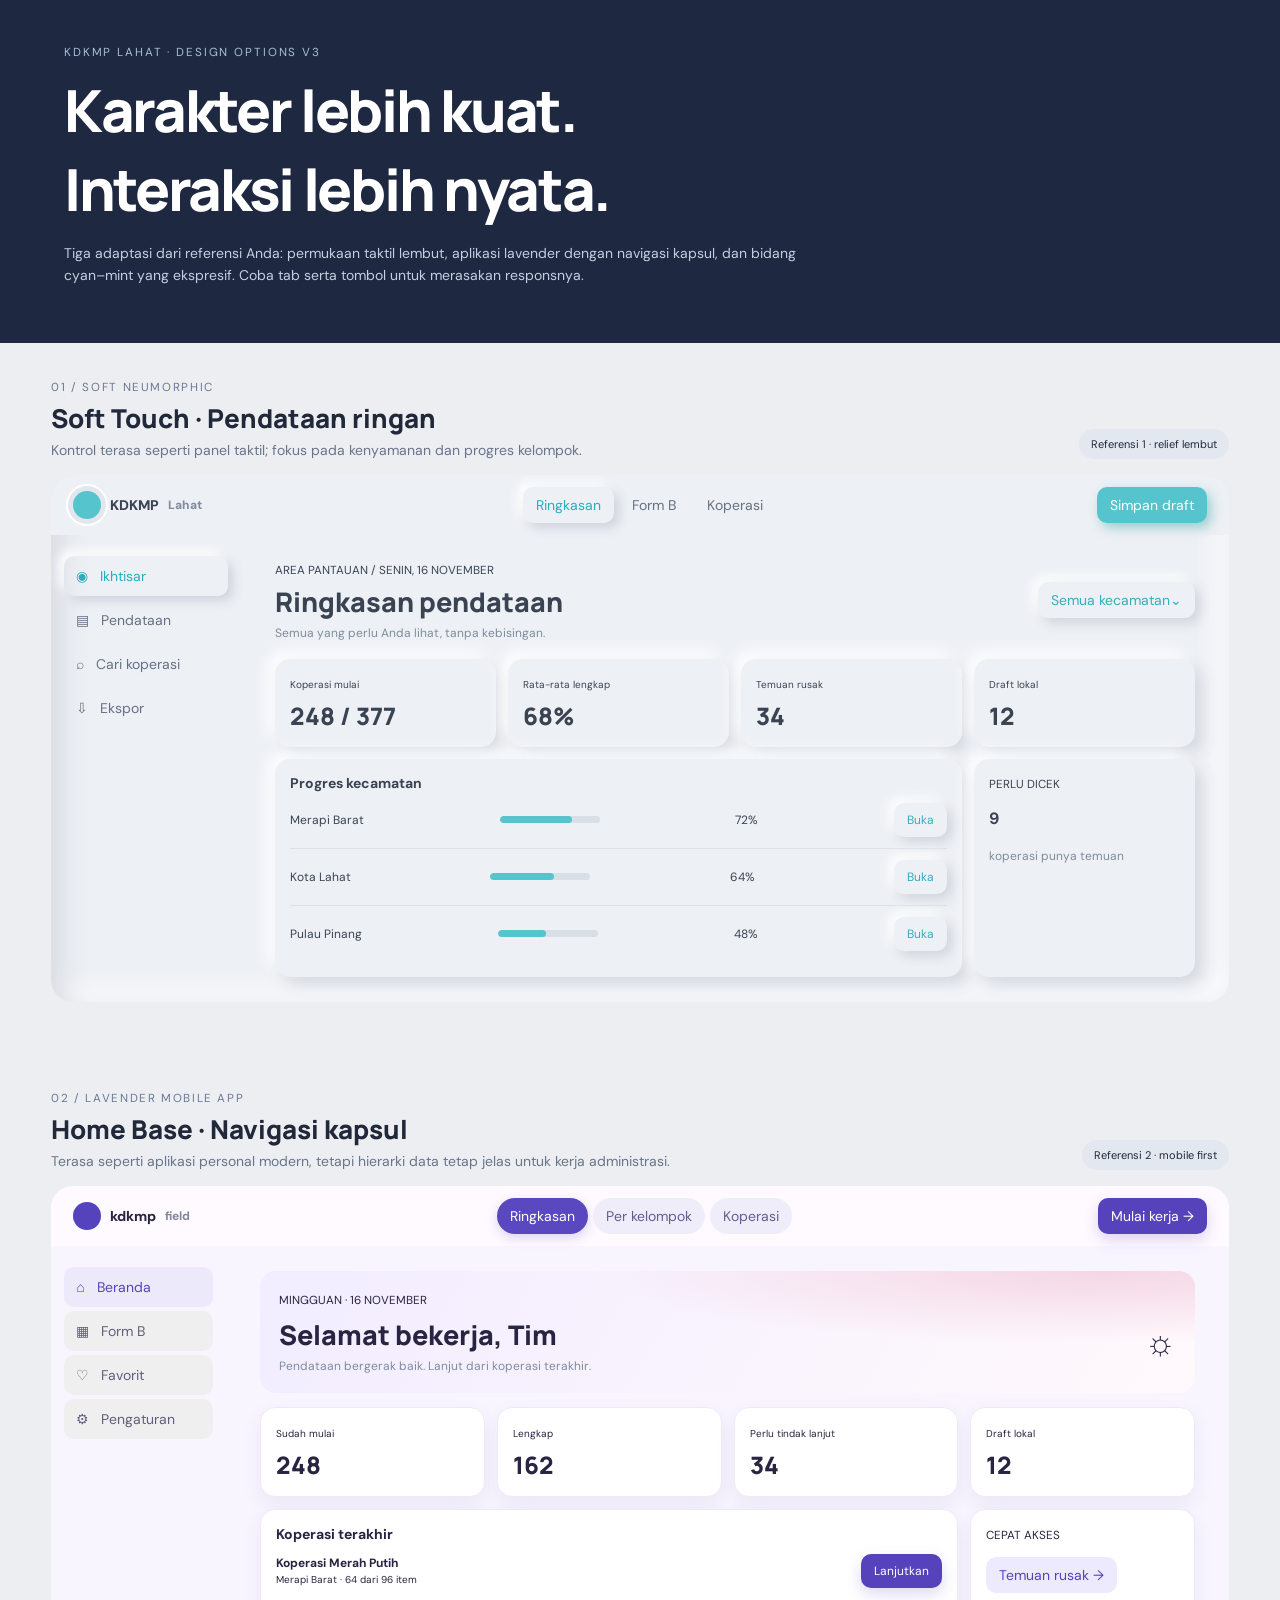
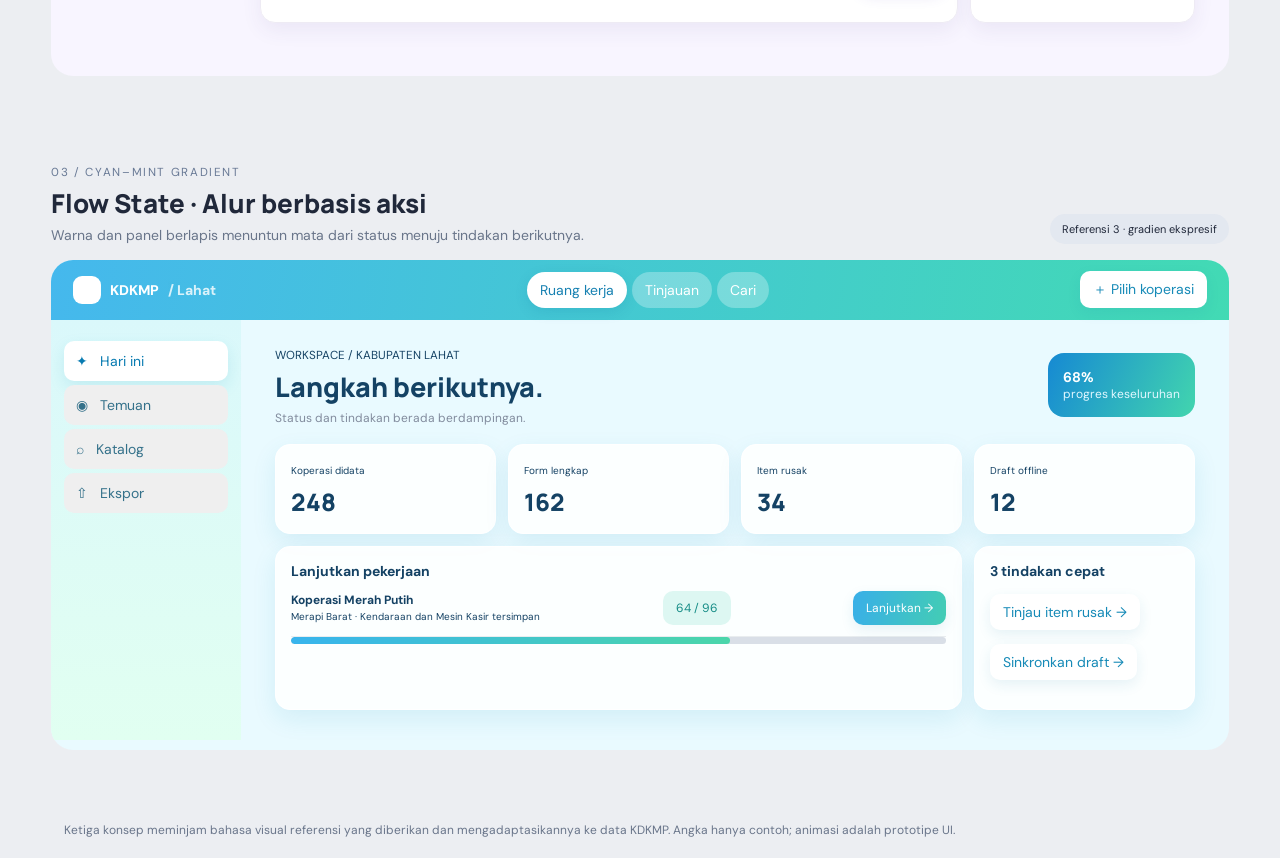
<file: design-options-v3.html>
<!doctype html><html lang="id"><meta charset="utf-8"><meta name="viewport" content="width=device-width,initial-scale=1"><title>KDKMP — Design options V3</title><style>
@import url('https://fonts.googleapis.com/css2?family=DM+Sans:wght@400;500;600;700&family=Manrope:wght@500;600;700;800&display=swap');*{box-sizing:border-box}body{margin:0;background:#eceef2;color:#20283a;font:14px 'DM Sans',sans-serif}button,input{font:inherit}button{cursor:pointer}.hero{background:#1e2941;color:white;padding:42px max(20px,5vw)}.hero small{letter-spacing:.16em;color:#a8bed7}.hero h1{font:800 clamp(34px,5vw,58px) Manrope;letter-spacing:-.04em;margin:10px 0}.hero p{color:#c3cfe0;max-width:740px;line-height:1.6}.concept{padding:34px max(18px,4vw) 52px}.title{max-width:1300px;margin:0 auto 16px;display:flex;justify-content:space-between;align-items:end}.title h2{font:800 26px Manrope;margin:5px 0}.title p{margin:0;color:#69758a}.title small{color:#687995;letter-spacing:.14em}.badge{padding:8px 12px;background:#e3e8f0;border-radius:99px;font-size:11px}.screen{max-width:1300px;margin:auto;border-radius:22px;overflow:hidden;min-height:490px;position:relative}.top{height:60px;display:flex;align-items:center;justify-content:space-between;padding:0 22px}.brand{font-weight:800;display:flex;align-items:center;gap:9px}.logo{width:28px;height:28px;border-radius:9px;background:#50c6d2}.nav{display:flex;gap:5px}.nav button,.pill,.btn{border:0;border-radius:10px;padding:9px 13px;transition:.22s}.nav button:hover,.btn:hover{transform:translateY(-2px)}.layout{display:grid;grid-template-columns:190px 1fr;min-height:420px}.side{padding:17px 13px}.side button{display:block;width:100%;border:0;text-align:left;padding:11px 12px;margin:4px 0;border-radius:10px;transition:.2s}.side button:hover{transform:translateX(3px)}.main{padding:25px clamp(16px,3vw,34px)}.head{display:flex;justify-content:space-between;align-items:center;gap:14px;margin-bottom:18px}.head h3{font:800 27px Manrope;margin:5px 0}.muted{font-size:12px;color:#818b9d}.grid{display:grid;grid-template-columns:repeat(4,1fr);gap:12px}.card{padding:15px;border-radius:15px;transition:transform .24s,box-shadow .24s}.card:hover{transform:translateY(-3px)}.metric small{font-size:10px}.metric b{font:800 24px Manrope;display:block;margin-top:7px}.wide{grid-column:span 3}.line{display:flex;align-items:center;justify-content:space-between;gap:10px;padding:11px 0;border-bottom:1px solid #8792a22b;font-size:12px}.line:last-child{border:0}.meter{width:100px;height:7px;border-radius:9px;overflow:hidden;background:#d9dfe7}.meter i{display:block;height:100%;border-radius:9px;transition:width .8s cubic-bezier(.2,.8,.2,1)}.tab{animation:enter .32s both}.hide{display:none!important}.toast{position:absolute;right:18px;bottom:16px;padding:12px 16px;border-radius:11px;opacity:0;transform:translateY(10px);transition:.25s;pointer-events:none}.toast.show{opacity:1;transform:none}@keyframes enter{from{opacity:0;transform:translateY(9px)}to{opacity:1;transform:none}}@keyframes float{50%{transform:translateY(-4px)}}
/* option 1 soft tactile neumorphic */.neo{background:#edf0f5;color:#394352;box-shadow:inset 10px 10px 28px #d5d9e0,inset -10px -10px 28px #fff}.neo .top{background:#edf0f5}.neo .logo{background:#55c4cd;border-radius:50%;box-shadow:0 0 0 5px #e3e7ed,0 0 0 7px #fff}.neo .nav button,.neo .side button{background:transparent;color:#667183}.neo .nav button.active,.neo .side button.active{color:#28aebc;box-shadow:5px 5px 11px #cfd4dc,-5px -5px 11px #fff}.neo .card{background:#edf0f5;box-shadow:7px 7px 16px #d4d8df,-7px -7px 16px #fff}.neo .btn{background:#edf0f5;color:#36aebb;box-shadow:5px 5px 12px #d0d5dc,-5px -5px 12px #fff}.neo .btn.primary{background:#55c4cd;color:white;box-shadow:4px 5px 12px #9bcdd0}.neo .pill{background:#e7ebf0;color:#546276}.neo .meter i{background:#55c4cd}.neo .toast{background:#334154;color:white}
/* option 2 lavender mobile app */.lilac{background:#f8f5ff;color:#282441}.lilac .top{background:#fffaff}.lilac .layout{grid-template-columns:175px 1fr}.lilac .logo{background:#5542bd;border-radius:50%}.lilac .nav button{background:#f0edfb;color:#655c91;border-radius:99px}.lilac .nav button.active{background:#5948bf;color:white;box-shadow:0 4px 12px #5948bf35}.lilac .side button{color:#625e7c}.lilac .side button.active{background:#ece9fb;color:#5744ba}.lilac .card{background:#fff;border:1px solid #eeebf4;box-shadow:0 8px 20px #4b398512}.lilac .btn{background:#eeeafd;color:#5642bb}.lilac .btn.primary{background:#5642bb;color:white;box-shadow:0 6px 15px #5642bb33}.lilac .pill{background:#f0edfb;color:#5c4bb6}.lilac .meter i{background:#705ed0}.lilac .toast{background:#4f3cad;color:#fff}.lilac .banner{background:radial-gradient(ellipse at 90% 0,#f4d6e4,transparent 42%),linear-gradient(120deg,#f2edff,#fff9fc)}
/* option 3 vivid cyan mint layered */.wave{background:#e9faff;color:#144264}.wave .top{background:linear-gradient(100deg,#45b8ed,#42dab4)}.wave .logo{background:#fff;border-radius:9px}.wave .brand{color:white}.wave .nav button{background:#ffffff48;color:#fff;border-radius:99px}.wave .nav button.active{background:white;color:#1680b1;box-shadow:0 4px 13px #006c9c24}.wave .side{background:linear-gradient(180deg,#daf8fb,#e1fff1)}.wave .side button{color:#34718a}.wave .side button.active{background:#fff;color:#087bb1;box-shadow:0 6px 15px #209bc322}.wave .card{background:#ffffffde;border:1px solid #fff;box-shadow:0 9px 25px #168eb21b}.wave .btn{background:#fff;color:#168ab7;box-shadow:0 5px 13px #1882a71b}.wave .btn.primary{background:linear-gradient(100deg,#39afe8,#43cdb4);color:white}.wave .pill{background:#ddf7f2;color:#158c86}.wave .meter i{background:linear-gradient(90deg,#38b4ed,#4bd6aa)}.wave .toast{background:#147ca4;color:#fff}.wave .heroPanel{background:linear-gradient(115deg,#1689d3,#42d5ae);color:white;border-radius:16px;padding:15px}.wave .heroPanel .muted{color:#e1f7ff}
@media(max-width:720px){.title{display:block}.badge{display:inline-block;margin-top:10px}.layout,.lilac .layout{grid-template-columns:1fr}.side{display:flex;overflow:auto;padding:5px}.side button{white-space:nowrap;width:auto}.main{padding:18px 13px}.grid{grid-template-columns:repeat(2,1fr)}.wide{grid-column:span 2}.nav{overflow:auto}.nav button{white-space:nowrap}.head{align-items:start;flex-direction:column}.screen{min-height:0}}
</style><body><header class="hero"><small>KDKMP LAHAT · DESIGN OPTIONS V3</small><h1>Karakter lebih kuat.<br>Interaksi lebih nyata.</h1><p>Tiga adaptasi dari referensi Anda: permukaan taktil lembut, aplikasi lavender dengan navigasi kapsul, dan bidang cyan–mint yang ekspresif. Coba tab serta tombol untuk merasakan responsnya.</p></header>
<section class="concept"><div class="title"><div><small>01 / SOFT NEUMORPHIC</small><h2>Soft Touch · Pendataan ringan</h2><p>Kontrol terasa seperti panel taktil; fokus pada kenyamanan dan progres kelompok.</p></div><span class="badge">Referensi 1 · relief lembut</span></div><div class="screen neo"><div class="top"><div class="brand"><span class="logo"></span>KDKMP <span class="muted">Lahat</span></div><div class="nav"><button class="active" data-tab="home">Ringkasan</button><button data-tab="form">Form B</button><button data-tab="coop">Koperasi</button></div><button class="btn primary" data-toast="Draft tersimpan di perangkat">Simpan draft</button></div><div class="layout"><aside class="side"><button class="active" data-side="home">◉ &nbsp; Ikhtisar</button><button data-side="form">▤ &nbsp; Pendataan</button><button data-side="coop">⌕ &nbsp; Cari koperasi</button><button data-toast="Menu ekspor dibuka">⇩ &nbsp; Ekspor</button></aside><main class="main"><div class="head"><div><small>AREA PANTAUAN / SENIN, 16 NOVEMBER</small><h3>Ringkasan pendataan</h3><div class="muted">Semua yang perlu Anda lihat, tanpa kebisingan.</div></div><button class="btn" data-toast="Filter kecamatan dibuka">Semua kecamatan⌄</button></div><div class="tab" data-panel="home"><div class="grid"><div class="card metric"><small>Koperasi mulai</small><b>248 / 377</b></div><div class="card metric"><small>Rata-rata lengkap</small><b>68%</b></div><div class="card metric"><small>Temuan rusak</small><b>34</b></div><div class="card metric"><small>Draft lokal</small><b>12</b></div><div class="card wide"><b>Progres kecamatan</b><div class="line">Merapi Barat <span class="meter"><i style="width:72%"></i></span><span>72%</span><button class="btn" data-toast="Merapi Barat dipilih">Buka</button></div><div class="line">Kota Lahat <span class="meter"><i style="width:64%"></i></span><span>64%</span><button class="btn" data-toast="Kota Lahat dipilih">Buka</button></div><div class="line">Pulau Pinang <span class="meter"><i style="width:48%"></i></span><span>48%</span><button class="btn" data-toast="Pulau Pinang dipilih">Buka</button></div></div><div class="card"><small>PERLU DICEK</small><h3>9</h3><span class="muted">koperasi punya temuan</span></div></div></div><div class="tab hide" data-panel="form"><div class="grid"><div class="card wide"><b>01 · Kendaraan</b><div class="line">Truk 6 ban <span class="pill">Rencana 1 · Ada</span><button class="btn" data-toast="Detail item dibuka">Periksa</button></div><div class="line">Pick-up 4WD <span class="pill">Rencana 1 · Belum dicek</span><button class="btn" data-toast="Detail item dibuka">Periksa</button></div><div class="line">Motor bak roda 3 <span class="pill">Rencana 2 · Tidak ada</span><button class="btn" data-toast="Detail item dibuka">Periksa</button></div></div><div class="card"><small>PROGRES FORM</small><h3>64 / 96</h3><span class="muted">22 kelompok pendataan</span></div></div></div><div class="tab hide" data-panel="coop"><div class="card"><b>Cari koperasi</b><p><input placeholder="Nama, desa, atau NIK" data-search></p><div class="line searchable">Koperasi Merah Putih · Merapi Barat <button class="btn" data-toast="Koperasi dipilih">Pilih</button></div><div class="line searchable">Koperasi Suka Maju · Kota Lahat <button class="btn" data-toast="Koperasi dipilih">Pilih</button></div></div></div></main></div><div class="toast"></div></div></section>
<section class="concept"><div class="title"><div><small>02 / LAVENDER MOBILE APP</small><h2>Home Base · Navigasi kapsul</h2><p>Terasa seperti aplikasi personal modern, tetapi hierarki data tetap jelas untuk kerja administrasi.</p></div><span class="badge">Referensi 2 · mobile first</span></div><div class="screen lilac"><div class="top"><div class="brand"><span class="logo"></span>kdkmp <span class="muted">field</span></div><div class="nav"><button class="active" data-tab="rooms">Ringkasan</button><button data-tab="devices">Per kelompok</button><button data-tab="coop">Koperasi</button></div><button class="btn primary" data-toast="Sesi kerja aktif">Mulai kerja →</button></div><div class="layout"><aside class="side"><button class="active" data-side="rooms">⌂ &nbsp; Beranda</button><button data-side="devices">▦ &nbsp; Form B</button><button data-side="coop">♡ &nbsp; Favorit</button><button data-toast="Pengaturan dibuka">⚙ &nbsp; Pengaturan</button></aside><main class="main"><div class="banner" style="padding:19px;border-radius:16px;margin-bottom:14px"><small>MINGGUAN · 16 NOVEMBER</small><div class="head" style="margin:3px 0 0"><div><h3>Selamat bekerja, Tim</h3><div class="muted">Pendataan bergerak baik. Lanjut dari koperasi terakhir.</div></div><div style="font-size:34px">☼</div></div></div><div class="tab" data-panel="rooms"><div class="grid"><div class="card metric"><small>Sudah mulai</small><b>248</b></div><div class="card metric"><small>Lengkap</small><b>162</b></div><div class="card metric"><small>Perlu tindak lanjut</small><b>34</b></div><div class="card metric"><small>Draft lokal</small><b>12</b></div><div class="card wide"><b>Koperasi terakhir</b><div class="line"><span><b>Koperasi Merah Putih</b><br><small>Merapi Barat · 64 dari 96 item</small></span><button class="btn primary" data-toast="Melanjutkan pendataan">Lanjutkan</button></div></div><div class="card"><small>CEPAT AKSES</small><p><button class="btn" data-toast="Temuan rusak ditampilkan">Temuan rusak →</button></p></div></div></div><div class="tab hide" data-panel="devices"><div class="grid"><div class="card"><b>01 · Kendaraan</b><p class="muted">3 item · 3 dinilai</p><button class="btn" data-toast="Kelompok kendaraan dibuka">Buka →</button></div><div class="card"><b>02 · Mesin Kasir</b><p class="muted">9 item · 2 dinilai</p><button class="btn" data-toast="Kelompok mesin kasir dibuka">Buka →</button></div><div class="card"><b>03 · CCTV</b><p class="muted">17 item · belum dimulai</p><button class="btn" data-toast="Kelompok CCTV dibuka">Buka →</button></div><div class="card"><b>04 · Konektivitas</b><p class="muted">2 item · 2 dinilai</p><button class="btn" data-toast="Kelompok konektivitas dibuka">Buka →</button></div></div></div><div class="tab hide" data-panel="coop"><div class="card"><b>Koperasi tersimpan</b><p><input placeholder="Cari koperasi…" data-search></p><div class="line searchable">Koperasi Merah Putih · Merapi Barat <button class="btn" data-toast="Koperasi dipilih">Buka</button></div></div></div></main></div><div class="toast"></div></div></section>
<section class="concept"><div class="title"><div><small>03 / CYAN–MINT GRADIENT</small><h2>Flow State · Alur berbasis aksi</h2><p>Warna dan panel berlapis menuntun mata dari status menuju tindakan berikutnya.</p></div><span class="badge">Referensi 3 · gradien ekspresif</span></div><div class="screen wave"><div class="top"><div class="brand"><span class="logo"></span>KDKMP <span style="opacity:.8">/ Lahat</span></div><div class="nav"><button class="active" data-tab="flow">Ruang kerja</button><button data-tab="review">Tinjauan</button><button data-tab="search">Cari</button></div><button class="btn" data-toast="Koperasi baru siap dipilih">＋ Pilih koperasi</button></div><div class="layout"><aside class="side"><button class="active" data-side="flow">✦ &nbsp; Hari ini</button><button data-side="review">◉ &nbsp; Temuan</button><button data-side="search">⌕ &nbsp; Katalog</button><button data-toast="Ekspor dimulai">⇧ &nbsp; Ekspor</button></aside><main class="main"><div class="head"><div><small>WORKSPACE / KABUPATEN LAHAT</small><h3>Langkah berikutnya.</h3><div class="muted">Status dan tindakan berada berdampingan.</div></div><div class="heroPanel"><b>68%</b><div class="muted">progres keseluruhan</div></div></div><div class="tab" data-panel="flow"><div class="grid"><div class="card metric"><small>Koperasi didata</small><b>248</b></div><div class="card metric"><small>Form lengkap</small><b>162</b></div><div class="card metric"><small>Item rusak</small><b>34</b></div><div class="card metric"><small>Draft offline</small><b>12</b></div><div class="card wide"><b>Lanjutkan pekerjaan</b><div class="line"><span><b>Koperasi Merah Putih</b><br><small>Merapi Barat · Kendaraan dan Mesin Kasir tersimpan</small></span><span class="pill">64 / 96</span><button class="btn primary" data-toast="Form terakhir dibuka">Lanjutkan →</button></div><div class="meter" style="width:100%"><i style="width:67%"></i></div></div><div class="card"><b>3 tindakan cepat</b><p><button class="btn" data-toast="Daftar temuan ditampilkan">Tinjau item rusak →</button></p><p><button class="btn" data-toast="Daftar draft ditampilkan">Sinkronkan draft →</button></p></div></div></div><div class="tab hide" data-panel="review"><div class="grid"><div class="card wide"><b>Perlu perhatian</b><div class="line">9 koperasi · temuan rusak <button class="btn" data-toast="Filter rusak aktif">Tinjau</button></div><div class="line">12 draft · menunggu sinkronisasi <button class="btn" data-toast="Daftar draft aktif">Tinjau</button></div><div class="line">34 koperasi · belum lengkap <button class="btn" data-toast="Filter belum lengkap aktif">Tinjau</button></div></div></div></div><div class="tab hide" data-panel="search"><div class="card"><b>Temukan item dalam katalog</b><p><input placeholder="Nama item atau kelompok…" data-search></p><div class="line searchable">Truk 6 ban bak kayu/besi <span class="pill">Rencana 1 unit</span></div><div class="line searchable">Sumber air <span class="pill">Rencana —</span></div></div></div></main></div><div class="toast"></div></div></section><footer style="padding:20px 5vw;color:#69758a;font-size:12px">Ketiga konsep meminjam bahasa visual referensi yang diberikan dan mengadaptasikannya ke data KDKMP. Angka hanya contoh; animasi adalah prototipe UI.</footer>
<script>document.querySelectorAll('.screen').forEach(s=>{s.querySelectorAll('[data-tab]').forEach(b=>b.onclick=()=>{s.querySelectorAll('[data-tab]').forEach(x=>x.classList.toggle('active',x===b));s.querySelectorAll('[data-panel]').forEach(p=>p.classList.toggle('hide',p.dataset.panel!==b.dataset.tab))});s.querySelectorAll('[data-side]').forEach(b=>b.onclick=()=>{s.querySelectorAll('[data-side]').forEach(x=>x.classList.toggle('active',x===b));let t=s.querySelector('[data-tab="'+b.dataset.side+'"]');if(t)t.click()});let tm;s.querySelectorAll('[data-toast]').forEach(b=>b.onclick=()=>{let t=s.querySelector('.toast');t.textContent=b.dataset.toast;t.classList.add('show');clearTimeout(tm);tm=setTimeout(()=>t.classList.remove('show'),1900)});s.querySelectorAll('[data-search]').forEach(i=>i.oninput=()=>{let q=i.value.toLowerCase();s.querySelectorAll('.searchable').forEach(r=>r.classList.toggle('hide',!r.textContent.toLowerCase().includes(q)))})});</script></body></html>
</file>
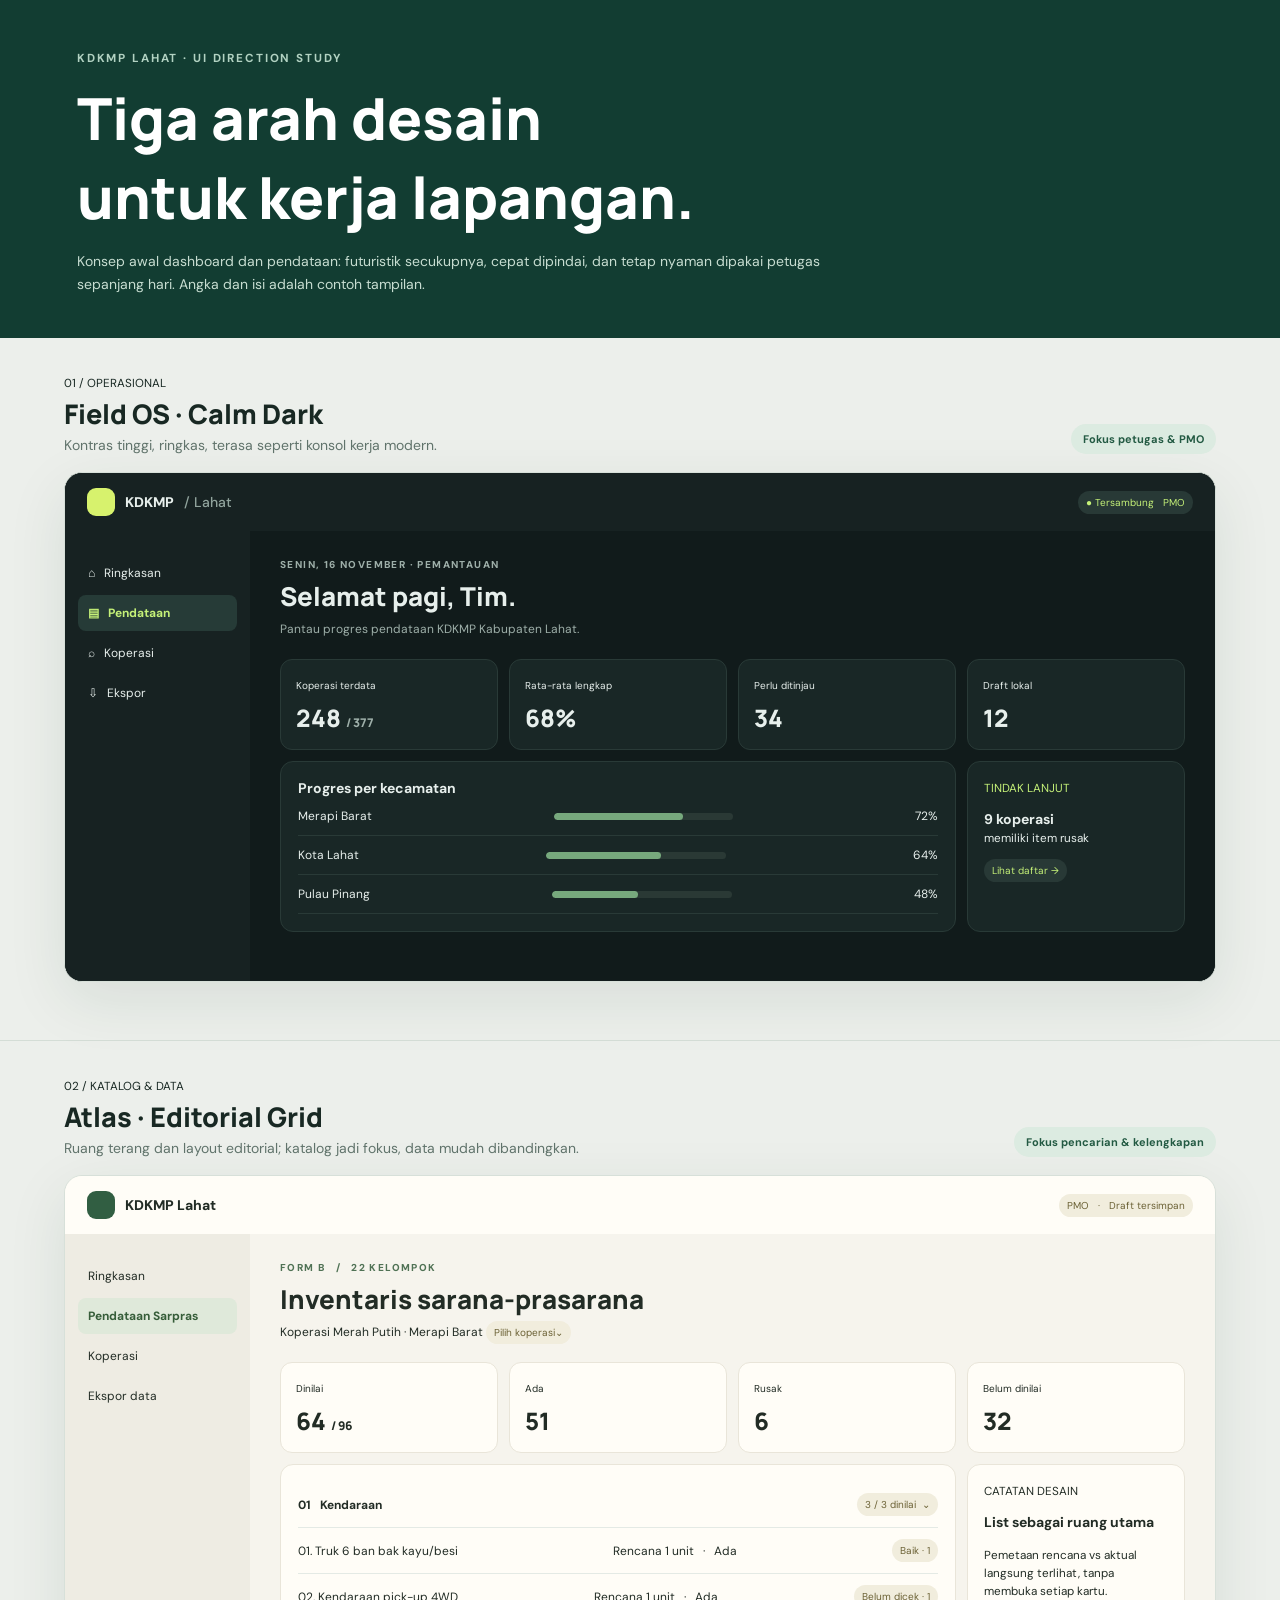
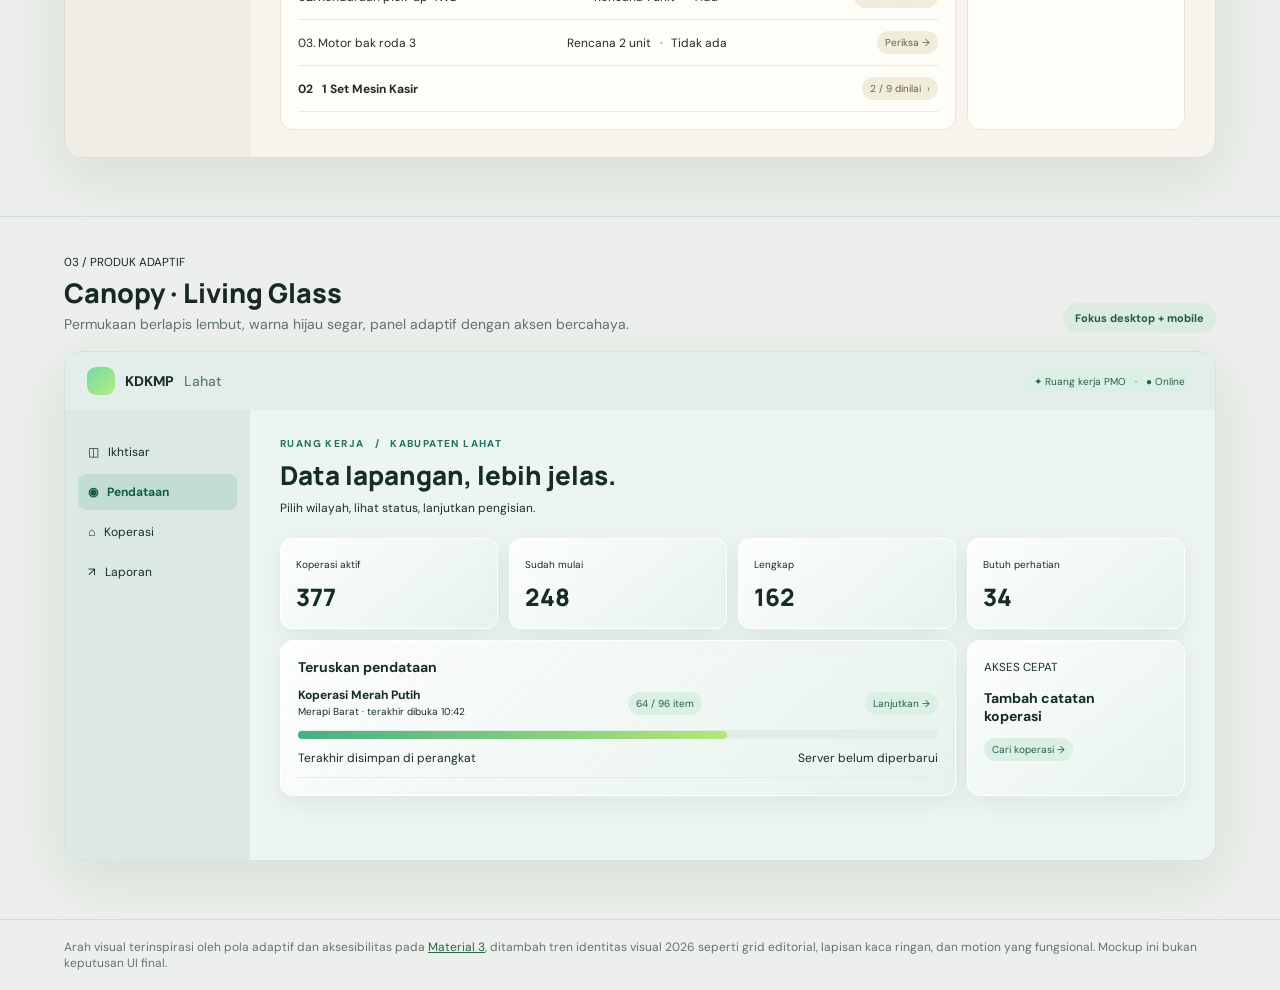
<file: design-options.html>
<!doctype html><html lang="id"><head><meta charset="utf-8"><meta name="viewport" content="width=device-width,initial-scale=1"><title>3 Arah Desain · KDKMP Lahat</title><style>
@import url('https://fonts.googleapis.com/css2?family=DM+Sans:wght@400;500;600;700&family=Manrope:wght@400;500;600;700;800&display=swap');*{box-sizing:border-box}body{margin:0;background:#ecefeb;color:#182823;font:14px 'DM Sans',sans-serif}.intro{padding:48px max(24px,6vw) 28px;background:#123d32;color:white}.intro small{color:#b2d2c2;letter-spacing:.16em;font-weight:700}.intro h1{font:800 clamp(32px,5vw,58px) Manrope;margin:12px 0}.intro p{max-width:760px;color:#c7ddd1;line-height:1.65}.option{padding:35px max(20px,5vw) 58px;border-bottom:1px solid #d4ddd6}.ophead{display:flex;justify-content:space-between;align-items:end;margin-bottom:18px}.ophead h2{font:800 27px Manrope;margin:4px 0}.ophead p{color:#60736b;margin:0}.badge{font-size:11px;background:#dcebe1;border-radius:99px;padding:8px 12px;color:#235a43;font-weight:700}.frame{max-width:1280px;margin:auto;border:1px solid #d7e0d9;border-radius:18px;overflow:hidden;min-height:510px;box-shadow:0 18px 60px #163e2d18}.top{height:58px;display:flex;align-items:center;justify-content:space-between;padding:0 22px}.brand{font-weight:800;display:flex;align-items:center;gap:10px}.logo{width:28px;height:28px;background:#d7f26d;border-radius:9px}.layout{display:grid;grid-template-columns:185px 1fr;min-height:450px}.side{padding:20px 13px}.side div{padding:10px;border-radius:8px;margin:4px 0;font-size:12px}.side .sel{font-weight:700}.main{padding:27px 30px}.kicker{font-size:10px;letter-spacing:.14em;font-weight:800}.main h3{font:800 26px Manrope;margin:7px 0}.sub{font-size:12px;margin-bottom:22px}.grid{display:grid;grid-template-columns:repeat(4,1fr);gap:11px}.stat{padding:15px;border-radius:12px}.stat small{font-size:10px}.stat b{display:block;font:800 24px Manrope;margin-top:8px}.wide{grid-column:span 3;padding:17px;border-radius:13px}.row{display:flex;align-items:center;justify-content:space-between;padding:11px 0;border-bottom:1px solid #e4eae5;font-size:12px}.bar{height:7px;background:#e9eee9;border-radius:9px;width:28%;overflow:hidden}.bar i{display:block;background:#77a97d;height:100%;border-radius:9px}.alert{grid-column:span 1;padding:16px;border-radius:13px}.tag{font-size:10px;padding:5px 8px;border-radius:99px;background:#edf1ed}.dark{background:#111b1b;color:#e7efec}.dark .top,.dark .side{background:#172222}.dark .main{background:#111b1b}.dark .sel{background:#263b37;color:#c5f178}.dark .stat,.dark .wide,.dark .alert{background:#192726;border:1px solid #293a37}.dark .sub,.dark .kicker{color:#9eafa9}.dark .bar{background:#2a3935}.dark .tag{background:#283936;color:#c5f178}.dark .row{border-color:#293a37}.sage{background:#f6f4ed;color:#222c25}.sage .top{background:#fffdf7}.sage .side{background:#eeece3}.sage .sel{background:#dfe9da;color:#365d39}.sage .stat,.sage .wide,.sage .alert{background:#fffdf7;border:1px solid #e9e5d9}.sage .kicker{color:#507255}.sage .tag{background:#f1eddd;color:#6b6135}.sage .bar i{background:#859d5c}.glass{background:#edf5f2;color:#172c28}.glass .top{background:#e3eeea}.glass .side{background:#dbe8e3}.glass .sel{background:#c2ddd1;color:#135a49}.glass .stat,.glass .wide,.glass .alert{background:linear-gradient(140deg,#ffffffd9,#e3f1eaad);border:1px solid #ffffff;box-shadow:0 8px 24px #154c3b15;backdrop-filter:blur(12px)}.glass .kicker{color:#24745a}.glass .tag{background:#dbefe5;color:#23604b}.glass .bar i{background:#41a981}.foot{padding:19px max(20px,5vw);font-size:12px;color:#64756e}.foot a{color:#286748}@media(max-width:700px){.layout{grid-template-columns:1fr}.side{display:flex;overflow:auto;padding:7px}.side div{white-space:nowrap}.main{padding:20px 14px}.grid{grid-template-columns:repeat(2,1fr)}.wide{grid-column:span 2}.alert{grid-column:span 2}.frame{min-height:0}.ophead{display:block}.badge{display:inline-block;margin-top:10px}}
</style></head><body><header class="intro"><small>KDKMP LAHAT · UI DIRECTION STUDY</small><h1>Tiga arah desain<br>untuk kerja lapangan.</h1><p>Konsep awal dashboard dan pendataan: futuristik secukupnya, cepat dipindai, dan tetap nyaman dipakai petugas sepanjang hari. Angka dan isi adalah contoh tampilan.</p></header>
<section class="option"><div class="ophead"><div><small>01 / OPERASIONAL</small><h2>Field OS · Calm Dark</h2><p>Kontras tinggi, ringkas, terasa seperti konsol kerja modern.</p></div><span class="badge">Fokus petugas & PMO</span></div><div class="frame dark"><div class="top"><div class="brand"><span class="logo"></span>KDKMP <span style="color:#91a49d;font-weight:500">/ Lahat</span></div><span class="tag">● Tersambung &nbsp; PMO</span></div><div class="layout"><aside class="side"><div>⌂ &nbsp; Ringkasan</div><div class="sel">▤ &nbsp; Pendataan</div><div>⌕ &nbsp; Koperasi</div><div>⇩ &nbsp; Ekspor</div></aside><main class="main"><div class="kicker">SENIN, 16 NOVEMBER · PEMANTAUAN</div><h3>Selamat pagi, Tim.</h3><div class="sub">Pantau progres pendataan KDKMP Kabupaten Lahat.</div><div class="grid"><div class="stat"><small>Koperasi terdata</small><b>248 <span style="font-size:12px;color:#9eafa9">/ 377</span></b></div><div class="stat"><small>Rata-rata lengkap</small><b>68%</b></div><div class="stat"><small>Perlu ditinjau</small><b>34</b></div><div class="stat"><small>Draft lokal</small><b>12</b></div><div class="wide"><b>Progres per kecamatan</b><div class="row"><span>Merapi Barat</span><span class="bar"><i style="width:72%"></i></span><span>72%</span></div><div class="row"><span>Kota Lahat</span><span class="bar"><i style="width:64%"></i></span><span>64%</span></div><div class="row"><span>Pulau Pinang</span><span class="bar"><i style="width:48%"></i></span><span>48%</span></div></div><div class="alert"><small style="color:#c5f178">TINDAK LANJUT</small><p><b>9 koperasi</b><br><small>memiliki item rusak</small></p><span class="tag">Lihat daftar →</span></div></div></main></div></div></section>
<section class="option"><div class="ophead"><div><small>02 / KATALOG & DATA</small><h2>Atlas · Editorial Grid</h2><p>Ruang terang dan layout editorial; katalog jadi fokus, data mudah dibandingkan.</p></div><span class="badge">Fokus pencarian & kelengkapan</span></div><div class="frame sage"><div class="top"><div class="brand"><span class="logo" style="background:#315e42"></span>KDKMP Lahat</div><span class="tag">PMO &nbsp; · &nbsp; Draft tersimpan</span></div><div class="layout"><aside class="side"><div>Ringkasan</div><div class="sel">Pendataan Sarpras</div><div>Koperasi</div><div>Ekspor data</div></aside><main class="main"><div class="kicker">FORM B &nbsp; / &nbsp; 22 KELOMPOK</div><h3>Inventaris sarana-prasarana</h3><div class="sub">Koperasi Merah Putih · Merapi Barat <span class="tag">Pilih koperasi⌄</span></div><div class="grid"><div class="stat"><small>Dinilai</small><b>64 <span style="font-size:12px">/ 96</span></b></div><div class="stat"><small>Ada</small><b>51</b></div><div class="stat"><small>Rusak</small><b>6</b></div><div class="stat"><small>Belum dinilai</small><b>32</b></div><div class="wide"><div class="row"><b>01 &nbsp; Kendaraan</b><span class="tag">3 / 3 dinilai &nbsp;⌄</span></div><div class="row"><span>01. Truk 6 ban bak kayu/besi</span><span>Rencana 1 unit &nbsp; · &nbsp; Ada</span><span class="tag">Baik · 1</span></div><div class="row"><span>02. Kendaraan pick-up 4WD</span><span>Rencana 1 unit &nbsp; · &nbsp; Ada</span><span class="tag">Belum dicek · 1</span></div><div class="row"><span>03. Motor bak roda 3</span><span>Rencana 2 unit &nbsp; · &nbsp; Tidak ada</span><span class="tag">Periksa →</span></div><div class="row"><b>02 &nbsp; 1 Set Mesin Kasir</b><span class="tag">2 / 9 dinilai &nbsp;›</span></div></div><div class="alert"><small>CATATAN DESAIN</small><p><b>List sebagai ruang utama</b></p><small>Pemetaan rencana vs aktual langsung terlihat, tanpa membuka setiap kartu.</small></div></div></main></div></div></section>
<section class="option"><div class="ophead"><div><small>03 / PRODUK ADAPTIF</small><h2>Canopy · Living Glass</h2><p>Permukaan berlapis lembut, warna hijau segar, panel adaptif dengan aksen bercahaya.</p></div><span class="badge">Fokus desktop + mobile</span></div><div class="frame glass"><div class="top"><div class="brand"><span class="logo" style="background:linear-gradient(135deg,#79d7aa,#b0f07e)"></span>KDKMP <span style="color:#607d70;font-weight:500">Lahat</span></div><span class="tag">✦ Ruang kerja PMO &nbsp; · &nbsp; ● Online</span></div><div class="layout"><aside class="side"><div>◫ &nbsp; Ikhtisar</div><div class="sel">◉ &nbsp; Pendataan</div><div>⌂ &nbsp; Koperasi</div><div>↗ &nbsp; Laporan</div></aside><main class="main"><div class="kicker">RUANG KERJA &nbsp; / &nbsp; KABUPATEN LAHAT</div><h3>Data lapangan, lebih jelas.</h3><div class="sub">Pilih wilayah, lihat status, lanjutkan pengisian.</div><div class="grid"><div class="stat"><small>Koperasi aktif</small><b>377</b></div><div class="stat"><small>Sudah mulai</small><b>248</b></div><div class="stat"><small>Lengkap</small><b>162</b></div><div class="stat"><small>Butuh perhatian</small><b>34</b></div><div class="wide"><b>Teruskan pendataan</b><div class="row"><span><b>Koperasi Merah Putih</b><br><small>Merapi Barat · terakhir dibuka 10:42</small></span><span class="tag">64 / 96 item</span><span class="tag">Lanjutkan →</span></div><div style="height:8px;background:#e1eee7;border-radius:8px"><div style="height:8px;width:67%;background:linear-gradient(90deg,#49ae86,#b3e779);border-radius:8px"></div></div><div class="row"><span>Terakhir disimpan di perangkat</span><span>Server belum diperbarui</span></div></div><div class="alert"><small>AKSES CEPAT</small><p><b>Tambah catatan<br>koperasi</b></p><span class="tag">Cari koperasi →</span></div></div></main></div></div></section><footer class="foot">Arah visual terinspirasi oleh pola adaptif dan aksesibilitas pada <a href="https://m3.material.io/">Material 3</a>, ditambah tren identitas visual 2026 seperti grid editorial, lapisan kaca ringan, dan motion yang fungsional. Mockup ini bukan keputusan UI final.</footer></body></html>
</file>
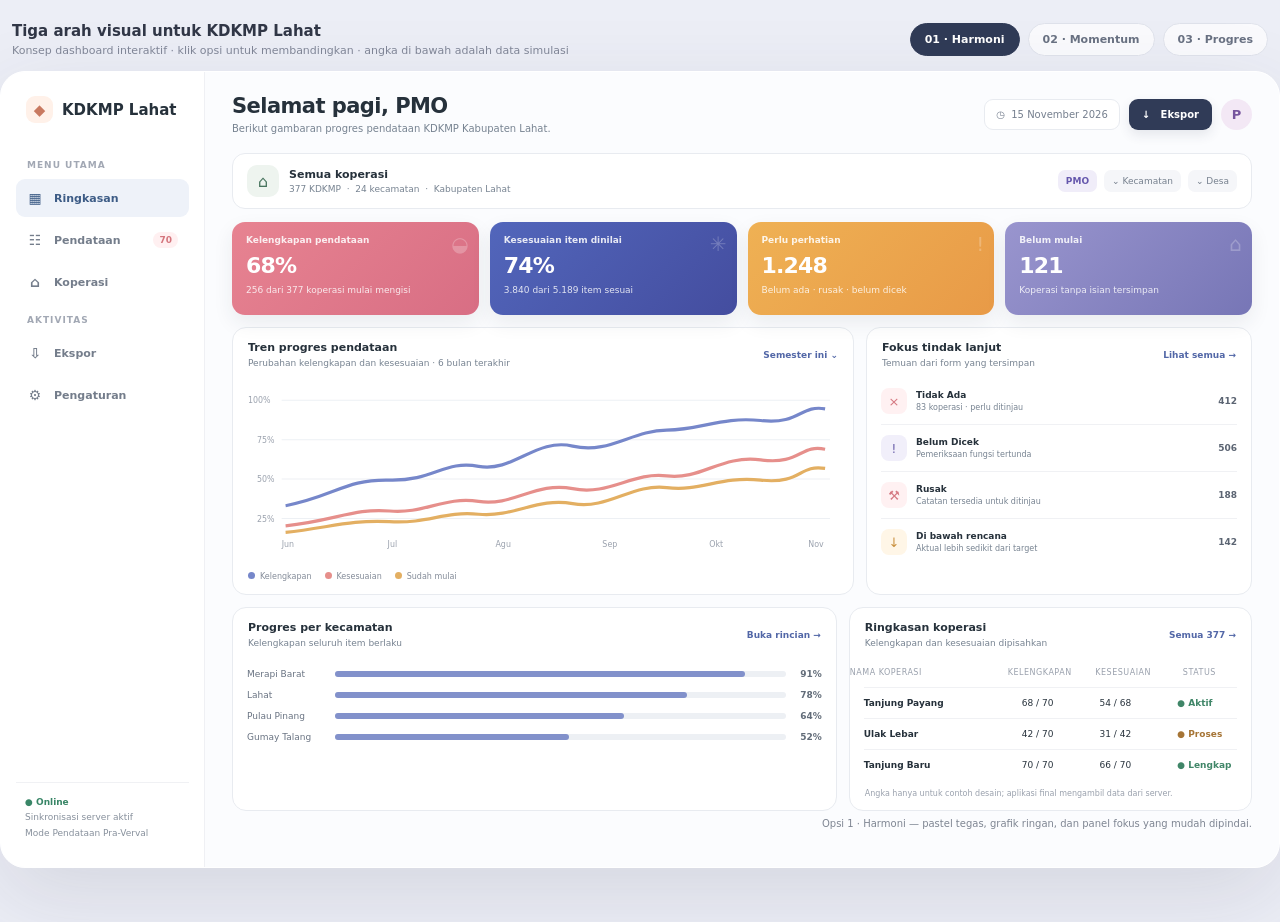
<file: perencanaan/UI-UX-3-Opsi-Dinamis.html>
<!doctype html>
<html lang="id">
<head>
<meta charset="utf-8"><meta name="viewport" content="width=device-width,initial-scale=1">
<title>3 Opsi UI Dinamis — KDKMP Lahat</title>
<style>
:root{--ink:#26313b;--muted:#778391;--line:#e8ebf0;--canvas:#eceef6;--green:#39765e;--purple:#6557ad;--blue:#4c70bd;--coral:#df7885;--amber:#e5a54f;--mint:#e6f2e9;--shadow:0 16px 45px #26304b12;--font:Inter,ui-sans-serif,system-ui,-apple-system,"Segoe UI",sans-serif}*{box-sizing:border-box}body{margin:0;background:var(--canvas);font:13px var(--font);color:var(--ink);min-height:100vh}.decor{position:fixed;inset:0;pointer-events:none;overflow:hidden}.orb{position:absolute;border-radius:50%;opacity:.7}.orb.a{width:12px;height:12px;background:#ec9ca7;left:7%;top:19%}.orb.b{width:9px;height:9px;background:#878bc2;left:15%;top:8%}.orb.c{width:15px;height:15px;background:#ec9ca7;right:12%;top:23%}.orb.d{width:8px;height:8px;background:#888ac4;right:21%;top:11%}.orb.e{width:10px;height:10px;background:#f4c474;left:20%;bottom:14%}.orb.f{width:13px;height:13px;background:#9597c8;right:8%;bottom:18%}.switcher{position:relative;z-index:1;max-width:1360px;margin:22px auto 14px;padding:0 12px;display:flex;justify-content:space-between;align-items:center;gap:15px;color:#5e6473}.switcher h1{font-size:15px;margin:0 0 4px;color:#313747}.switcher p{font-size:11px;margin:0;color:#818797}.choices{display:flex;gap:8px}.choice{border:1px solid #dfe2eb;background:#ffffffb8;padding:9px 14px;border-radius:999px;font:600 11px var(--font);color:#697183;cursor:pointer}.choice.active{background:#303b57;color:white;border-color:#303b57}.frame{position:relative;z-index:1;max-width:1360px;min-height:790px;margin:0 auto 30px;background:#fbfcfe;border:1px solid #ffffff;border-radius:25px;box-shadow:0 28px 85px #34385320;overflow:hidden;display:grid;grid-template-columns:204px minmax(0,1fr);transition:.25s}.side{background:#fff;padding:21px 15px;border-right:1px solid #eff0f4;display:flex;flex-direction:column}.logo{font-weight:800;font-size:15px;display:flex;align-items:center;gap:9px;padding:3px 10px 25px}.logo-mark{width:27px;height:27px;background:#fff1e9;border-radius:9px;display:grid;place-items:center;color:#c87960}.navlabel{font-size:9px;color:#a2a8b4;text-transform:uppercase;letter-spacing:1px;font-weight:700;padding:12px 11px 7px}.nav{height:38px;padding:0 11px;display:flex;align-items:center;gap:11px;border-radius:9px;color:#747d8b;font-size:11px;font-weight:600;margin:2px 0}.nav i{font-style:normal;font-size:14px;width:16px;text-align:center}.nav.sel{color:#3d5c86;background:#eef2f9}.nav .count{margin-left:auto;background:#fff0f1;color:#d4757d;border-radius:99px;padding:3px 6px;font-size:9px}.sidenote{margin-top:auto;padding:12px 9px 5px;border-top:1px solid #f0f1f4;color:#87909c;font-size:9px;line-height:1.7}.online{color:#398667;font-weight:700}.content{min-width:0;padding:22px 27px 38px}.headrow{display:flex;justify-content:space-between;align-items:center;margin-bottom:19px}.title h2{font-size:21px;letter-spacing:-.55px;margin:0 0 5px}.title p{color:var(--muted);font-size:10px;margin:0}.tools{display:flex;align-items:center;gap:9px}.date{font-size:10px;color:#757f8e;padding:9px 11px;background:#fff;border:1px solid var(--line);border-radius:9px}.btn{border:0;border-radius:9px;background:#303b57;color:white;padding:10px 13px;font:700 10px var(--font);cursor:pointer;box-shadow:0 5px 12px #303b571b}.profile{height:31px;width:31px;border-radius:50%;display:grid;place-items:center;background:#f3e8f5;color:#76549d;font-weight:800}.context{display:flex;align-items:center;justify-content:space-between;background:#fff;border:1px solid var(--line);border-radius:13px;padding:11px 14px;margin-bottom:13px}.ctxleft{display:flex;align-items:center;gap:10px}.ctxicon{height:32px;width:32px;border-radius:10px;background:#eef4ef;display:grid;place-items:center;font-size:16px;color:#47735d}.ctxname{font-size:11px;font-weight:800}.ctxmeta{font-size:9px;color:var(--muted);margin-top:3px}.ctxright{display:flex;gap:7px;align-items:center}.tag{font-size:9px;padding:6px 8px;border-radius:7px;background:#f5f6f9;color:#76808e}.tag.role{background:#f0edf9;color:#6557ad;font-weight:700}.grid4{display:grid;grid-template-columns:repeat(4,minmax(0,1fr));gap:11px}.stat{position:relative;overflow:hidden;min-height:93px;border-radius:13px;padding:13px 14px;color:#fff;box-shadow:0 8px 20px #242f4014}.stat .label{font-size:9px;opacity:.87;font-weight:600}.stat strong{display:block;font-size:22px;letter-spacing:-.8px;margin:8px 0 3px}.stat small{font-size:9px;opacity:.84}.stat .deco{position:absolute;right:10px;top:10px;font-size:20px;opacity:.24}.rose{background:linear-gradient(135deg,#e78391,#d86e84)}.indigo{background:linear-gradient(135deg,#5266bb,#444d9f)}.gold{background:linear-gradient(135deg,#efb154,#e89a47)}.lilac{background:linear-gradient(135deg,#9995ce,#7776b6)}.green{background:linear-gradient(135deg,#6aab85,#458765)}.teal{background:linear-gradient(135deg,#51a9a7,#398c91)}.lightstat{background:#fff;color:var(--ink);border:1px solid var(--line);box-shadow:none}.lightstat .label,.lightstat small{color:var(--muted);opacity:1}.lightstat .accent{color:var(--green)}.layout{display:grid;grid-template-columns:minmax(0,1.45fr) minmax(245px,.9fr);gap:12px;margin-top:12px}.panel{background:#fff;border:1px solid var(--line);border-radius:14px;overflow:hidden}.ph{padding:13px 15px 10px;display:flex;align-items:center;justify-content:space-between}.pt{font-size:11px;font-weight:800}.ps{font-size:9px;color:var(--muted);margin-top:4px}.link{font-size:9px;color:#5267a7;font-weight:700}.chart{padding:1px 13px 12px;height:194px}.chart svg{width:100%;height:100%;overflow:visible}.axis{stroke:#edf0f4;stroke-width:1}.line1{stroke:#7687ca;stroke-width:3;fill:none}.line2{stroke:#e68f8b;stroke-width:3;fill:none}.line3{stroke:#e3af62;stroke-width:3;fill:none}.chart-label{fill:#9aa1ad;font:8px var(--font)}.legend{display:flex;gap:13px;padding:0 15px 13px;font-size:8px;color:#838b98}.legend i{display:inline-block;width:7px;height:7px;border-radius:50%;margin-right:5px}.worklist{padding:0 14px 10px}.work{display:flex;align-items:center;gap:9px;padding:10px 0;border-top:1px solid #f0f1f4}.work:first-child{border-top:0}.wico{width:26px;height:26px;border-radius:8px;display:grid;place-items:center;background:#fff1f2;color:#d57982}.wico.p{background:#f1effa;color:#756ab0}.wico.o{background:#fff6e7;color:#c9903e}.wtitle{font-size:9px;font-weight:700}.wsub{font-size:8px;color:var(--muted);margin-top:3px}.wval{margin-left:auto;font-size:9px;font-weight:800;color:#5b6472}.barlist{padding:0 14px 12px}.baritem{display:grid;grid-template-columns:80px 1fr 28px;gap:8px;align-items:center;margin:11px 0;font-size:9px;color:#697382}.bartrack{height:6px;background:#edf0f4;border-radius:8px}.bartrack b{display:block;height:100%;border-radius:8px;background:#8291cb}.baritem strong{text-align:right;color:#626c79;font-size:9px}.bottom{display:grid;grid-template-columns:1.2fr .8fr;gap:12px;margin-top:12px}.coops{padding:0 14px 6px}.cooprow{display:grid;grid-template-columns:minmax(150px,1.3fr) .7fr .7fr .6fr;gap:8px;align-items:center;padding:10px 0;border-top:1px solid #f0f1f4;font-size:9px}.cooprow.head{border:0;color:#9aa1ad;font-size:8px;text-transform:uppercase;letter-spacing:.5px}.cooprow b{font-size:9px}.state{color:#a67536;font-weight:700}.state.ok{color:#408668}.pill{display:inline-flex;gap:4px;align-items:center;background:#fff6e5;border-radius:99px;padding:4px 7px;color:#a27732;font-size:8px;font-weight:700}.pill i{width:5px;height:5px;border-radius:50%;background:#e1ab4f}.footnote{font-size:8px;color:#9aa1ad;padding:3px 15px 12px}.profilebox{display:flex;align-items:center;gap:10px;padding:13px;border-bottom:1px solid #f0f1f4}.person{width:34px;height:34px;border-radius:50%;display:grid;place-items:center;background:#fcebed;font-size:19px}.profilebox b{display:block;font-size:9px}.profilebox span{font-size:8px;color:var(--muted)}.admin{padding:2px 13px 11px}.admin-title{font-size:8px;text-transform:uppercase;letter-spacing:.7px;color:#a0a7b2;font-weight:700;padding:11px 0 7px}.quick{display:flex;align-items:center;gap:9px;padding:8px 0;border-top:1px solid #f1f2f5;font-size:9px;font-weight:700}.quick:first-of-type{border:0}.qicon{width:24px;height:24px;border-radius:7px;display:grid;place-items:center;background:#f1effa;color:#766cb4}.qicon.c{background:#fff1f1;color:#d27880}.qicon.g{background:#edf5ee;color:#538162}.arrow{margin-left:auto;color:#a5abb6}.progressring{width:72px;height:72px;border-radius:50%;background:conic-gradient(var(--green) 0 68%,#e9f0eb 68% 100%);display:grid;place-items:center;position:relative}.progressring:before{content:"";position:absolute;inset:7px;background:white;border-radius:50%}.progressring span{z-index:1;font-weight:800;font-size:14px}.splitstat{display:flex;align-items:center;gap:14px;padding:4px 13px 13px}.splitstat b{font-size:10px}.splitstat small{display:block;font-size:8px;color:var(--muted);margin-top:4px}.spotlight{padding:13px 14px;border-radius:13px;background:linear-gradient(120deg,#edf4ee,#f8faf8);border:1px solid #e5eee7;margin:0 13px 13px}.spotlight strong{font-size:10px}.spotlight p{font-size:9px;line-height:1.5;color:#65716a;margin:5px 0 9px}.spotlight .btn{padding:8px 10px;font-size:9px;background:#3d7257}.option-desc{font-size:10px;color:#7e8592;text-align:right;margin:7px 0 0}.toast{position:fixed;z-index:5;bottom:24px;right:24px;background:#293851;color:#fff;border-radius:10px;padding:12px 15px;opacity:0;transform:translateY(6px);transition:.2s;font-size:11px;box-shadow:var(--shadow)}.toast.show{opacity:1;transform:none}
body[data-option="2"]{--canvas:#f2f3f9;--green:#4c66b0}.option2 .frame{grid-template-columns:190px 1fr}.option2 .side{background:#fdfdff}.option2 .content{padding-top:27px}.option2 .grid4{grid-template-columns:repeat(4,minmax(0,1fr))}.option2 .layout{grid-template-columns:minmax(0,1.15fr) minmax(260px,.85fr)}.option2 .stat{border-radius:17px}.option2 .rose{background:linear-gradient(135deg,#f0919d,#df758a)}.option2 .indigo{background:linear-gradient(135deg,#495eb6,#374897)}.option2 .gold{background:linear-gradient(135deg,#f5bd61,#eea148)}.option2 .lilac{background:linear-gradient(135deg,#9e9bd4,#817ebf)}.option2 .layout>.panel:first-child{min-height:240px}.option2 .chart{height:155px}.option2 .bottom{grid-template-columns:1.2fr .8fr}
body[data-option="3"]{--canvas:#edf4f3;--green:#22858b}.option3 .frame{grid-template-columns:220px 1fr}.option3 .side{background:#f8fcfb}.option3 .grid4{grid-template-columns:repeat(4,minmax(0,1fr))}.option3 .layout{grid-template-columns:minmax(0,1.5fr) minmax(225px,.75fr)}.option3 .stat{border-radius:11px}.option3 .chart{height:185px}.option3 .bottom{grid-template-columns:1fr 1fr}.option3 .content{padding-left:24px;padding-right:24px}
@media(max-width:980px){.frame{grid-template-columns:165px 1fr;margin:0 12px}.side{padding:16px 10px}.content{padding:18px}.grid4{grid-template-columns:repeat(2,1fr)}.layout,.bottom{grid-template-columns:1fr 1fr}.option2 .layout,.option3 .layout{grid-template-columns:1fr 1fr}.switcher{margin-top:14px}.choices{flex-wrap:wrap;justify-content:flex-end}}
@media(max-width:650px){body{background:#eef0f5}.switcher{display:block;margin:12px 10px}.choices{justify-content:flex-start;margin-top:12px}.choice{padding:8px 10px;font-size:10px}.frame{display:block;border-radius:16px;margin:0 7px 20px;min-height:100vh}.side{height:52px;position:sticky;top:0;z-index:3;flex-direction:row;overflow:auto;padding:6px 9px;border:0;border-bottom:1px solid var(--line)}.logo{padding:0 7px;font-size:0}.logo-mark{font-size:14px}.navlabel,.sidenote{display:none}.nav{flex:none;height:38px;font-size:0;padding:0 12px;margin:0 2px}.nav i{font-size:15px}.nav .count{font-size:8px}.content{padding:17px 12px}.headrow{align-items:flex-start}.title h2{font-size:18px}.title p{max-width:235px;line-height:1.4}.tools{gap:5px}.date{display:none}.tools .btn{font-size:0;padding:9px}.tools .btn:after{content:'↓';font-size:14px}.profile{height:28px;width:28px}.context{padding:10px}.ctxright .tag:not(.role){display:none}.grid4{gap:7px}.stat{min-height:83px;padding:11px}.stat strong{font-size:20px}.layout,.bottom,.option2 .layout,.option3 .layout{grid-template-columns:1fr;gap:9px}.chart{height:160px}.cooprow{grid-template-columns:minmax(125px,1.2fr) .7fr .7fr}.cooprow>*:last-child{display:none}.option-desc{text-align:left}.toast{left:12px;right:12px;bottom:12px;text-align:center}}
</style>
</head>
<body data-option="1">
<div class="decor"><span class="orb a"></span><span class="orb b"></span><span class="orb c"></span><span class="orb d"></span><span class="orb e"></span><span class="orb f"></span></div>
<div class="switcher"><div><h1>Tiga arah visual untuk KDKMP Lahat</h1><p>Konsep dashboard interaktif · klik opsi untuk membandingkan · angka di bawah adalah data simulasi</p></div><div class="choices"><button class="choice active" data-option="1">01 · Harmoni</button><button class="choice" data-option="2">02 · Momentum</button><button class="choice" data-option="3">03 · Progres</button></div></div>
<div class="frame">
<aside class="side"><div class="logo"><span class="logo-mark">◆</span>KDKMP Lahat</div><div class="navlabel">Menu utama</div><div class="nav sel"><i>▦</i>Ringkasan</div><div class="nav"><i>☷</i>Pendataan <span class="count">70</span></div><div class="nav"><i>⌂</i>Koperasi</div><div class="navlabel">Aktivitas</div><div class="nav"><i>⇩</i>Ekspor</div><div class="nav"><i>⚙</i>Pengaturan</div><div class="sidenote"><span class="online">● Online</span><br>Sinkronisasi server aktif<br>Mode Pendataan Pra-Verval</div></aside>
<main class="content">
<div class="headrow"><div class="title"><h2>Selamat pagi, PMO</h2><p>Berikut gambaran progres pendataan KDKMP Kabupaten Lahat.</p></div><div class="tools"><div class="date">◷ &nbsp;15 November 2026</div><button class="btn" id="export">↓ &nbsp; Ekspor</button><div class="profile">P</div></div></div>
<div class="context"><div class="ctxleft"><div class="ctxicon">⌂</div><div><div class="ctxname">Semua koperasi</div><div class="ctxmeta">377 KDKMP &nbsp;·&nbsp; 24 kecamatan &nbsp;·&nbsp; Kabupaten Lahat</div></div></div><div class="ctxright"><span class="tag role">PMO</span><span class="tag">⌄ Kecamatan</span><span class="tag">⌄ Desa</span></div></div>
<div class="grid4" id="stats">
<div class="stat rose"><span class="deco">◒</span><div class="label">Kelengkapan pendataan</div><strong>68%</strong><small>256 dari 377 koperasi mulai mengisi</small></div>
<div class="stat indigo"><span class="deco">✳</span><div class="label">Kesesuaian item dinilai</div><strong>74%</strong><small>3.840 dari 5.189 item sesuai</small></div>
<div class="stat gold"><span class="deco">!</span><div class="label">Perlu perhatian</div><strong>1.248</strong><small>Belum ada · rusak · belum dicek</small></div>
<div class="stat lilac"><span class="deco">⌂</span><div class="label">Belum mulai</div><strong>121</strong><small>Koperasi tanpa isian tersimpan</small></div>
</div>
<div class="layout"><section class="panel"><div class="ph"><div><div class="pt">Tren progres pendataan</div><div class="ps">Perubahan kelengkapan dan kesesuaian · 6 bulan terakhir</div></div><span class="link">Semester ini ⌄</span></div><div class="chart"><svg viewBox="0 0 600 170" preserveAspectRatio="none" aria-label="Grafik progres simulasi"><line class="axis" x1="36" y1="20" x2="590" y2="20"/><line class="axis" x1="36" y1="57" x2="590" y2="57"/><line class="axis" x1="36" y1="94" x2="590" y2="94"/><line class="axis" x1="36" y1="131" x2="590" y2="131"/><text class="chart-label" x="2" y="23">100%</text><text class="chart-label" x="11" y="60">75%</text><text class="chart-label" x="11" y="97">50%</text><text class="chart-label" x="11" y="134">25%</text><path class="line1" d="M40 119 C90 110,100 94,145 95 S200 76,235 82 S293 55,330 63 S390 48,425 48 S480 35,520 39 S560 24,585 28"/><path class="line2" d="M40 138 C90 133,110 121,145 124 S200 110,235 115 S293 96,330 103 S390 87,425 91 S480 71,520 76 S560 61,585 66"/><path class="line3" d="M40 144 C83 140,104 132,145 134 S198 124,235 127 S294 111,330 117 S390 98,425 102 S478 91,520 95 S558 80,585 84"/><text class="chart-label" x="36" y="158">Jun</text><text class="chart-label" x="143" y="158">Jul</text><text class="chart-label" x="252" y="158">Agu</text><text class="chart-label" x="360" y="158">Sep</text><text class="chart-label" x="468" y="158">Okt</text><text class="chart-label" x="568" y="158">Nov</text></svg></div><div class="legend"><span><i style="background:#7687ca"></i>Kelengkapan</span><span><i style="background:#e68f8b"></i>Kesesuaian</span><span><i style="background:#e3af62"></i>Sudah mulai</span></div></section>
<section class="panel"><div class="ph"><div><div class="pt">Fokus tindak lanjut</div><div class="ps">Temuan dari form yang tersimpan</div></div><span class="link">Lihat semua →</span></div><div class="worklist"><div class="work"><div class="wico">×</div><div><div class="wtitle">Tidak Ada</div><div class="wsub">83 koperasi · perlu ditinjau</div></div><div class="wval">412</div></div><div class="work"><div class="wico p">!</div><div><div class="wtitle">Belum Dicek</div><div class="wsub">Pemeriksaan fungsi tertunda</div></div><div class="wval">506</div></div><div class="work"><div class="wico">⚒</div><div><div class="wtitle">Rusak</div><div class="wsub">Catatan tersedia untuk ditinjau</div></div><div class="wval">188</div></div><div class="work"><div class="wico o">↓</div><div><div class="wtitle">Di bawah rencana</div><div class="wsub">Aktual lebih sedikit dari target</div></div><div class="wval">142</div></div></div></section></div>
<div class="bottom"><section class="panel"><div class="ph"><div><div class="pt">Progres per kecamatan</div><div class="ps">Kelengkapan seluruh item berlaku</div></div><span class="link">Buka rincian →</span></div><div class="barlist"><div class="baritem"><span>Merapi Barat</span><div class="bartrack"><b style="width:91%"></b></div><strong>91%</strong></div><div class="baritem"><span>Lahat</span><div class="bartrack"><b style="width:78%"></b></div><strong>78%</strong></div><div class="baritem"><span>Pulau Pinang</span><div class="bartrack"><b style="width:64%"></b></div><strong>64%</strong></div><div class="baritem"><span>Gumay Talang</span><div class="bartrack"><b style="width:52%"></b></div><strong>52%</strong></div></div></section>
<section class="panel"><div class="ph"><div><div class="pt">Ringkasan koperasi</div><div class="ps">Kelengkapan dan kesesuaian dipisahkan</div></div><span class="link">Semua 377 →</span></div><div class="cooprow head"><span>Nama koperasi</span><span>Kelengkapan</span><span>Kesesuaian</span><span>Status</span></div><div class="coops"><div class="cooprow"><b>Tanjung Payang</b><span>68 / 70</span><span>54 / 68</span><span class="state ok">● Aktif</span></div><div class="cooprow"><b>Ulak Lebar</b><span>42 / 70</span><span>31 / 42</span><span class="state">● Proses</span></div><div class="cooprow"><b>Tanjung Baru</b><span>70 / 70</span><span>66 / 70</span><span class="state ok">● Lengkap</span></div></div><div class="footnote">Angka hanya untuk contoh desain; aplikasi final mengambil data dari server.</div></section></div>
<div class="option-desc" id="description">Opsi 1 · Harmoni — pastel tegas, grafik ringan, dan panel fokus yang mudah dipindai.</div>
</main></div>
<div class="toast" id="toast">Pratinjau ini memakai data simulasi; ekspor aktif pada aplikasi final.</div>
<script>
const desc={1:'Opsi 1 · Harmoni — pastel tegas, grafik ringan, dan panel fokus yang mudah dipindai.',2:'Opsi 2 · Momentum — kartu metrik lebih ekspresif, struktur ringkasan lebih dinamis, tetap memakai komponen yang sama.',3:'Opsi 3 · Progres — aksen teal yang segar, kartu lebih ringkas, dan fokus kuat pada langkah tindak lanjut.'};
document.querySelectorAll('.choice').forEach(b=>b.addEventListener('click',()=>{document.body.dataset.option=b.dataset.option;document.querySelectorAll('.choice').forEach(x=>x.classList.toggle('active',x===b));document.getElementById('description').textContent=desc[b.dataset.option]}));
document.getElementById('export').addEventListener('click',()=>{let t=document.getElementById('toast');t.classList.add('show');setTimeout(()=>t.classList.remove('show'),2300)});
</script>
</body></html>
</file>
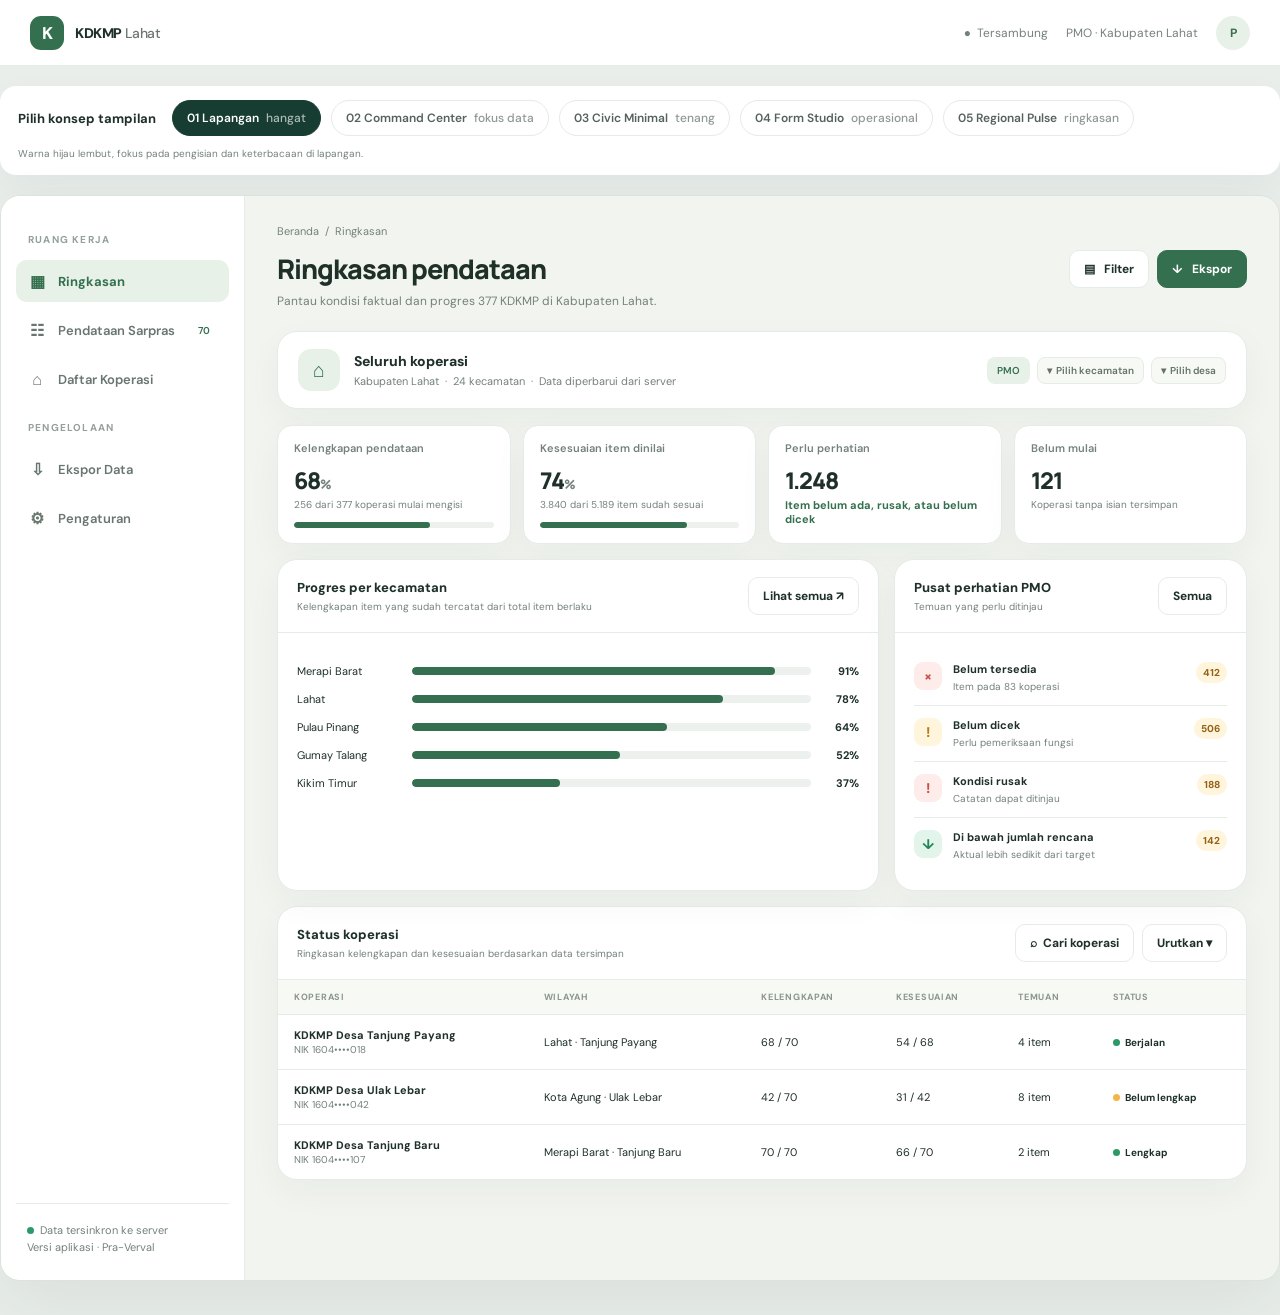
<file: perencanaan/UI-UX-5-Konsep-KDKMP.html>
<!doctype html>
<html lang="id">
<head>
<meta charset="utf-8"><meta name="viewport" content="width=device-width,initial-scale=1">
<title>Lima Konsep UI/UX — Sistem Pendataan KDKMP Lahat</title>
<style>
@import url('https://fonts.googleapis.com/css2?family=DM+Sans:wght@400;500;600;700&family=Manrope:wght@400;500;600;700;800&display=swap');
:root{--bg:#f4f6f4;--surface:#fff;--surface2:#f7f9f7;--ink:#1c2925;--muted:#74817b;--line:#e5ebe7;--brand:#176b53;--brand2:#e5f3ec;--accent:#d7f264;--warn:#f3b648;--bad:#dc6c63;--good:#2b9a69;--shadow:0 12px 35px #18382a0b;--radius:18px;--font:'DM Sans',sans-serif;--side:246px}
*{box-sizing:border-box}body{margin:0;background:#e9eeeb;color:var(--ink);font-family:var(--font);font-size:14px}.topbar{height:66px;background:#fff;border-bottom:1px solid var(--line);display:flex;align-items:center;justify-content:space-between;padding:0 30px;position:sticky;top:0;z-index:5}.brandmark{display:flex;align-items:center;gap:11px;font-weight:800;letter-spacing:-.4px}.mark{height:34px;width:34px;border-radius:11px;background:var(--brand);color:#fff;display:grid;place-items:center;font-size:17px}.topright{display:flex;align-items:center;gap:18px;color:var(--muted);font-size:12px}.avatar{height:34px;width:34px;background:var(--brand2);color:var(--brand);border-radius:50%;display:grid;place-items:center;font-weight:700}.chooser{background:#fff;border-radius:16px;padding:14px 18px;margin:20px auto;max-width:1480px;display:flex;align-items:center;gap:10px;box-shadow:var(--shadow);flex-wrap:wrap}.chooser strong{font-size:13px;margin-right:6px}.concept{border:1px solid var(--line);border-radius:999px;background:#fff;padding:9px 14px;color:#55625c;cursor:pointer;font:600 12px var(--font);transition:.2s}.concept:hover,.concept.active{background:#173d32;color:white;border-color:#173d32}.concept em{opacity:.65;font-style:normal;font-weight:500;margin-left:4px}.shell{max-width:1480px;min-height:780px;margin:0 auto 34px;background:var(--bg);border:1px solid #dce3df;border-radius:20px;overflow:hidden;box-shadow:0 25px 70px #172e2312;display:grid;grid-template-columns:var(--side) 1fr;transition:.25s}.sidebar{background:var(--surface);border-right:1px solid var(--line);padding:23px 15px;display:flex;flex-direction:column;gap:7px}.side-label{font-size:10px;text-transform:uppercase;letter-spacing:1.2px;color:#94a099;padding:14px 12px 7px;font-weight:700}.nav{height:42px;border-radius:11px;display:flex;align-items:center;gap:12px;padding:0 12px;color:#68766f;font-weight:600;font-size:13px}.nav .ico{width:18px;text-align:center;font-size:16px}.nav.selected{background:var(--brand2);color:var(--brand);font-weight:700}.nav .badge{margin-left:auto;font-size:10px;border-radius:99px;padding:3px 7px;background:#fff;color:var(--brand)}.side-bottom{margin-top:auto;border-top:1px solid var(--line);padding:18px 11px 0;color:var(--muted);font-size:11px;line-height:1.6}.sync-dot{display:inline-block;width:7px;height:7px;background:var(--good);border-radius:50%;margin-right:6px}.main{padding:28px 32px 100px;min-width:0}.crumb{font-size:11px;color:var(--muted);margin-bottom:12px}.heading{display:flex;justify-content:space-between;align-items:flex-start;gap:14px;margin-bottom:22px}.heading h1{font:800 27px Manrope,sans-serif;letter-spacing:-1px;margin:0 0 6px}.sub{font-size:12px;color:var(--muted)}.btn{border:1px solid var(--line);background:var(--surface);border-radius:10px;padding:10px 14px;color:var(--ink);font:700 12px var(--font);cursor:pointer}.btn.primary{background:var(--brand);color:#fff;border-color:var(--brand)}.btn.ghost{background:transparent}.btn:active{transform:scale(.98)}.btnrow{display:flex;gap:8px;align-items:center}.coop-card{background:var(--surface);border:1px solid var(--line);border-radius:var(--radius);padding:17px 20px;display:flex;align-items:center;justify-content:space-between;gap:12px;margin-bottom:16px;box-shadow:var(--shadow)}.coop-id{display:flex;align-items:center;gap:14px}.coop-icon{height:42px;width:42px;display:grid;place-items:center;background:var(--brand2);border-radius:13px;color:var(--brand);font-size:20px}.coop-name{font-weight:800;font-size:14px}.coop-meta{font-size:11px;color:var(--muted);margin-top:4px}.chips{display:flex;gap:7px;flex-wrap:wrap}.chip{border:1px solid var(--line);border-radius:8px;padding:6px 9px;color:#64716b;background:var(--surface2);font-size:10px;font-weight:600}.chip.role{color:var(--brand);background:var(--brand2);border-color:transparent}.cards{display:grid;grid-template-columns:repeat(4,1fr);gap:12px;margin-bottom:15px}.metric{background:var(--surface);border:1px solid var(--line);border-radius:15px;padding:15px 16px;box-shadow:var(--shadow)}.metric-label{font-size:11px;color:var(--muted);font-weight:600}.metric-val{font:800 23px Manrope,sans-serif;letter-spacing:-1px;margin:9px 0 2px}.metric-foot{font-size:10px;color:var(--muted)}.metric-mark{font-size:11px;color:var(--brand);font-weight:700}.progress{height:6px;border-radius:9px;background:#edf1ee;margin-top:11px;overflow:hidden}.progress span{display:block;height:100%;border-radius:9px;background:var(--brand)}.twocol{display:grid;grid-template-columns:minmax(0,1.45fr) minmax(260px,.85fr);gap:15px}.panel{background:var(--surface);border:1px solid var(--line);border-radius:var(--radius);box-shadow:var(--shadow);overflow:hidden}.panel-head{padding:17px 19px;border-bottom:1px solid var(--line);display:flex;align-items:center;justify-content:space-between;gap:10px}.panel-title{font-weight:800;font-size:13px}.panel-caption{font-size:10px;color:var(--muted);margin-top:4px}.panel-body{padding:17px 19px}.barrow{display:grid;grid-template-columns:105px 1fr 38px;gap:10px;align-items:center;margin:14px 0;font-size:11px}.bar{height:8px;background:#edf1ee;border-radius:10px;overflow:hidden}.bar span{display:block;height:100%;border-radius:10px;background:var(--brand)}.barrow b{text-align:right;font-size:11px}.attention{display:flex;gap:11px;padding:12px 0;border-bottom:1px solid var(--line);align-items:flex-start}.attention:last-child{border:0}.status-icon{height:28px;width:28px;flex:none;display:grid;place-items:center;border-radius:9px;background:#fff4dc;color:#bd7715;font-weight:800}.status-icon.red{background:#fdecea;color:#c85048}.status-icon.green{background:#e3f5eb;color:#228656}.att-title{font-size:11px;font-weight:700}.att-sub{font-size:10px;color:var(--muted);margin-top:4px}.pill{margin-left:auto;font-size:10px;font-weight:700;color:#946014;background:#fff4dc;padding:4px 7px;border-radius:999px}.table-panel{margin-top:15px}.table{width:100%;border-collapse:collapse;text-align:left}.table th{font-size:9px;text-transform:uppercase;letter-spacing:.7px;color:#89958e;background:var(--surface2);padding:11px 16px}.table td{padding:13px 16px;border-top:1px solid var(--line);font-size:11px}.table tr:hover td{background:#fafcfb}.status-label{display:inline-flex;align-items:center;gap:5px;font-size:10px;font-weight:700}.dot{width:7px;height:7px;background:var(--good);border-radius:50%}.dot.yellow{background:var(--warn)}.dot.red{background:var(--bad)}.mini{color:var(--muted);font-size:10px}.formbar{display:flex;gap:8px;align-items:center;flex-wrap:wrap;margin:16px 0}.search{border:1px solid var(--line);background:var(--surface);border-radius:10px;padding:9px 12px;color:var(--muted);font-size:11px;min-width:190px}.formgrid{display:grid;grid-template-columns:1fr 290px;gap:15px}.group{background:var(--surface);border:1px solid var(--line);border-radius:15px;margin-bottom:11px;overflow:hidden}.grouphead{display:flex;align-items:center;gap:11px;padding:14px 16px;border-bottom:1px solid var(--line)}.num{height:26px;min-width:26px;padding:0 6px;border-radius:50%;background:var(--brand2);color:var(--brand);display:grid;place-items:center;font-weight:800;font-size:11px}.gname{font-size:12px;font-weight:800}.gmeta{font-size:10px;color:var(--muted);margin-top:3px}.gprog{margin-left:auto;min-width:75px;text-align:right;font-size:10px;color:var(--muted)}.gprog b{color:var(--brand)}.item{display:grid;grid-template-columns:minmax(180px,1.4fr) 80px 100px 90px 30px;gap:9px;align-items:center;padding:12px 15px;border-bottom:1px solid #f0f3f1}.item:last-child{border-bottom:0}.itemname{font-size:11px;font-weight:700}.itemtarget{font-size:9px;color:var(--muted);margin-top:4px}.select{border:1px solid var(--line);border-radius:8px;padding:8px 7px;color:#627068;font-size:10px;background:var(--surface);white-space:nowrap}.select.good{border-color:#bfe4cd;background:#f0faf4;color:#278555}.eye{height:30px;width:30px;border:1px solid var(--line);border-radius:8px;background:var(--surface);color:#68766f;cursor:pointer}.draft{background:#fff7e7;border:1px solid #f5e5c3;color:#8d651a;border-radius:12px;padding:12px 14px;font-size:10px;line-height:1.5;margin-bottom:13px}.asidebox{background:var(--surface);border:1px solid var(--line);border-radius:15px;padding:16px;margin-bottom:12px}.asidebox h3{font-size:12px;margin:0 0 12px}.aside-row{display:flex;justify-content:space-between;border-bottom:1px solid var(--line);padding:9px 0;font-size:10px;color:var(--muted)}.aside-row b{color:var(--ink)}.savebar{position:fixed;bottom:20px;left:calc(50% - 10px);transform:translateX(-20%);display:flex;align-items:center;gap:14px;background:#183f33;color:white;padding:10px 12px 10px 17px;border-radius:13px;box-shadow:0 12px 32px #102b2050;z-index:4;font-size:10px}.savebar .btn{background:#d7f264;color:#1e392c;border:0}.savebar .muted{opacity:.8}.small-note{font-size:10px;color:var(--muted);line-height:1.5}.mobile-hint{display:none}.toast{position:fixed;right:22px;bottom:86px;background:#173d32;color:#fff;padding:12px 16px;border-radius:12px;font-size:12px;opacity:0;transform:translateY(8px);transition:.25s;z-index:8}.toast.show{opacity:1;transform:none}
/* Concepts are layout and token changes over the same reusable component system. */
body[data-concept="1"]{--bg:#f2f5ef;--surface:#fff;--surface2:#f7f9f4;--ink:#1f3029;--brand:#34704f;--brand2:#e8f1e8;--accent:#d6eb8d;--radius:20px;--side:244px}
body[data-concept="2"]{--bg:#f2f4f8;--surface:#fff;--surface2:#f7f8fb;--ink:#17243b;--brand:#3158bd;--brand2:#e9efff;--accent:#93b4ff;--warn:#efaa42;--radius:12px;--side:228px}
body[data-concept="3"]{--bg:#f8f7f4;--surface:#fff;--surface2:#faf9f6;--ink:#2b2b28;--brand:#4f6258;--brand2:#edf0eb;--accent:#c9d8c9;--radius:10px;--side:216px}
body[data-concept="4"]{--bg:#f1f6f7;--surface:#fff;--surface2:#f6fafb;--ink:#17313a;--brand:#087e83;--brand2:#e1f3f1;--accent:#65d4c8;--warn:#f0ae50;--radius:17px;--side:258px}
body[data-concept="5"]{--bg:#f4f1f8;--surface:#fff;--surface2:#faf8fc;--ink:#29233b;--brand:#6a4bb4;--brand2:#f0eafb;--accent:#d5c2ff;--warn:#eaa849;--radius:16px;--side:236px}
body[data-concept="2"] .topbar{background:#14233b;color:white;border:0}body[data-concept="2"] .brandmark,body[data-concept="2"] .topright{color:white}body[data-concept="2"] .mark{background:#5479dc}body[data-concept="2"] .sidebar{background:#182943;color:#d7e0ef;border:0}body[data-concept="2"] .side-label{color:#8c9db4}body[data-concept="2"] .nav{color:#bbc8dc}body[data-concept="2"] .nav.selected{background:#2d4161;color:#fff}body[data-concept="2"] .side-bottom{border-color:#31445f}body[data-concept="4"] .shell{grid-template-columns:var(--side) 1fr}body[data-concept="4"] .main{padding-top:21px}body[data-concept="4"] .item{grid-template-columns:minmax(190px,1.6fr) 75px 105px 95px 32px}body[data-concept="3"] .metric,body[data-concept="3"] .panel,body[data-concept="3"] .coop-card{box-shadow:none}body[data-concept="5"] .cards{grid-template-columns:repeat(2,1fr)}body[data-concept="5"] .twocol{grid-template-columns:1fr 1fr}body[data-concept="5"] .metric{border-left:3px solid var(--brand)}
@media(max-width:1000px){.shell{grid-template-columns:190px 1fr}.main{padding:22px 20px 105px}.twocol{grid-template-columns:1fr}.cards{grid-template-columns:repeat(2,1fr)}.formgrid{grid-template-columns:1fr}.asidecol{display:grid;grid-template-columns:1fr 1fr;gap:10px}.savebar{left:auto;right:20px;transform:none}}
@media(max-width:680px){.topbar{height:56px;padding:0 14px}.topright .who{display:none}.chooser{margin:10px;padding:12px}.chooser strong{width:100%}.concept{font-size:10px;padding:8px 10px}.shell{display:block;border-radius:14px;margin:0 8px 18px}.sidebar{height:58px;position:sticky;top:56px;z-index:3;padding:7px 10px;flex-direction:row;overflow:auto;border-bottom:1px solid var(--line)}.side-label,.side-bottom{display:none}.nav{flex:none;height:42px;font-size:0;padding:0 13px}.nav .ico{font-size:17px}.nav .badge{font-size:9px}.main{padding:19px 13px 110px}.heading h1{font-size:22px}.heading{align-items:center}.heading .btnrow .btn:not(.primary){display:none}.coop-card{align-items:flex-start;padding:13px}.coop-card>.chips{display:none}.cards{gap:8px}.metric{padding:12px}.metric-val{font-size:20px}.metric-label{font-size:10px}.panel-head,.panel-body{padding:14px}.barrow{grid-template-columns:80px 1fr 30px}.table-panel{overflow:auto}.table{min-width:540px}.formbar{margin:11px 0}.search{flex:1;min-width:150px}.item{grid-template-columns:1fr 30px;gap:7px;padding:11px 12px}.item .select{grid-row:2}.item .select:nth-of-type(1){grid-column:1}.item .select:nth-of-type(2){grid-column:1}.item .select:nth-of-type(3){grid-column:1}.item .eye{grid-column:2;grid-row:1}.grouphead{padding:12px}.gprog{min-width:56px}.asidecol{display:block}.savebar{right:14px;bottom:12px;left:14px;justify-content:space-between}.savebar .muted{font-size:9px}.mobile-hint{display:block}.heading .btnrow .primary{padding:9px 10px}.coop-id{gap:10px}}
</style>
</head>
<body data-concept="1">
<header class="topbar"><div class="brandmark"><div class="mark">K</div><span>KDKMP <span style="font-weight:500;opacity:.65">Lahat</span></span></div><div class="topright"><span>● &nbsp;Tersambung</span><span class="who">PMO · Kabupaten Lahat</span><div class="avatar">P</div></div></header>
<section class="chooser"><strong>Pilih konsep tampilan</strong><button class="concept active" data-id="1">01 Lapangan <em>hangat</em></button><button class="concept" data-id="2">02 Command Center <em>fokus data</em></button><button class="concept" data-id="3">03 Civic Minimal <em>tenang</em></button><button class="concept" data-id="4">04 Form Studio <em>operasional</em></button><button class="concept" data-id="5">05 Regional Pulse <em>ringkasan</em></button><span class="small-note" id="concept-desc">Warna hijau lembut, fokus pada pengisian dan keterbacaan di lapangan.</span></section>
<div class="shell">
<aside class="sidebar"><div class="side-label">Ruang kerja</div><div class="nav selected"><span class="ico">▦</span>Ringkasan</div><div class="nav"><span class="ico">☷</span>Pendataan Sarpras <span class="badge">70</span></div><div class="nav"><span class="ico">⌂</span>Daftar Koperasi</div><div class="side-label">Pengelolaan</div><div class="nav"><span class="ico">⇩</span>Ekspor Data</div><div class="nav"><span class="ico">⚙</span>Pengaturan</div><div class="side-bottom"><span class="sync-dot"></span>Data tersinkron ke server<br>Versi aplikasi · Pra-Verval</div></aside>
<main class="main">
<div class="crumb">Beranda &nbsp;/&nbsp; Ringkasan</div><div class="heading"><div><h1>Ringkasan pendataan</h1><div class="sub">Pantau kondisi faktual dan progres 377 KDKMP di Kabupaten Lahat.</div></div><div class="btnrow"><button class="btn">▤ &nbsp; Filter</button><button class="btn primary" id="export">↓ &nbsp; Ekspor</button></div></div>
<div class="coop-card"><div class="coop-id"><div class="coop-icon">⌂</div><div><div class="coop-name">Seluruh koperasi</div><div class="coop-meta">Kabupaten Lahat &nbsp;·&nbsp; 24 kecamatan &nbsp;·&nbsp; Data diperbarui dari server</div></div></div><div class="chips"><span class="chip role">PMO</span><span class="chip">▾ &nbsp;Pilih kecamatan</span><span class="chip">▾ &nbsp;Pilih desa</span></div></div>
<section class="cards"><div class="metric"><div class="metric-label">Kelengkapan pendataan</div><div class="metric-val">68<span style="font-size:13px;color:var(--muted)">%</span></div><div class="metric-foot">256 dari 377 koperasi mulai mengisi</div><div class="progress"><span style="width:68%"></span></div></div><div class="metric"><div class="metric-label">Kesesuaian item dinilai</div><div class="metric-val">74<span style="font-size:13px;color:var(--muted)">%</span></div><div class="metric-foot">3.840 dari 5.189 item sudah sesuai</div><div class="progress"><span style="width:74%"></span></div></div><div class="metric"><div class="metric-label">Perlu perhatian</div><div class="metric-val">1.248</div><div class="metric-foot"><span class="metric-mark">Item belum ada, rusak, atau belum dicek</span></div></div><div class="metric"><div class="metric-label">Belum mulai</div><div class="metric-val">121</div><div class="metric-foot">Koperasi tanpa isian tersimpan</div></div></section>
<div class="twocol"><section class="panel"><div class="panel-head"><div><div class="panel-title">Progres per kecamatan</div><div class="panel-caption">Kelengkapan item yang sudah tercatat dari total item berlaku</div></div><button class="btn">Lihat semua ↗</button></div><div class="panel-body"><div class="barrow"><span>Merapi Barat</span><div class="bar"><span style="width:91%"></span></div><b>91%</b></div><div class="barrow"><span>Lahat</span><div class="bar"><span style="width:78%"></span></div><b>78%</b></div><div class="barrow"><span>Pulau Pinang</span><div class="bar"><span style="width:64%"></span></div><b>64%</b></div><div class="barrow"><span>Gumay Talang</span><div class="bar"><span style="width:52%"></span></div><b>52%</b></div><div class="barrow"><span>Kikim Timur</span><div class="bar"><span style="width:37%"></span></div><b>37%</b></div></div></section>
<section class="panel"><div class="panel-head"><div><div class="panel-title">Pusat perhatian PMO</div><div class="panel-caption">Temuan yang perlu ditinjau</div></div><button class="btn">Semua</button></div><div class="panel-body"><div class="attention"><div class="status-icon red">×</div><div><div class="att-title">Belum tersedia</div><div class="att-sub">Item pada 83 koperasi</div></div><span class="pill">412</span></div><div class="attention"><div class="status-icon">!</div><div><div class="att-title">Belum dicek</div><div class="att-sub">Perlu pemeriksaan fungsi</div></div><span class="pill">506</span></div><div class="attention"><div class="status-icon red">!</div><div><div class="att-title">Kondisi rusak</div><div class="att-sub">Catatan dapat ditinjau</div></div><span class="pill">188</span></div><div class="attention"><div class="status-icon green">↓</div><div><div class="att-title">Di bawah jumlah rencana</div><div class="att-sub">Aktual lebih sedikit dari target</div></div><span class="pill">142</span></div></div></section></div>
<section class="panel table-panel"><div class="panel-head"><div><div class="panel-title">Status koperasi</div><div class="panel-caption">Ringkasan kelengkapan dan kesesuaian berdasarkan data tersimpan</div></div><div class="btnrow"><button class="btn">⌕ &nbsp;Cari koperasi</button><button class="btn">Urutkan ▾</button></div></div><table class="table"><thead><tr><th>Koperasi</th><th>Wilayah</th><th>Kelengkapan</th><th>Kesesuaian</th><th>Temuan</th><th>Status</th></tr></thead><tbody><tr><td><b>KDKMP Desa Tanjung Payang</b><br><span class="mini">NIK 1604••••018</span></td><td>Lahat · Tanjung Payang</td><td>68 / 70</td><td>54 / 68</td><td>4 item</td><td><span class="status-label"><i class="dot"></i>Berjalan</span></td></tr><tr><td><b>KDKMP Desa Ulak Lebar</b><br><span class="mini">NIK 1604••••042</span></td><td>Kota Agung · Ulak Lebar</td><td>42 / 70</td><td>31 / 42</td><td>8 item</td><td><span class="status-label"><i class="dot yellow"></i>Belum lengkap</span></td></tr><tr><td><b>KDKMP Desa Tanjung Baru</b><br><span class="mini">NIK 1604••••107</span></td><td>Merapi Barat · Tanjung Baru</td><td>70 / 70</td><td>66 / 70</td><td>2 item</td><td><span class="status-label"><i class="dot"></i>Lengkap</span></td></tr></tbody></table></section>
</main></div>
<div class="toast" id="toast">Silakan hubungkan ke data aktual sebelum rilis.</div>
<script>
const descriptions={1:'Hijau lembut dan berorientasi lapangan; form mudah dipindai pada perangkat apa pun.',2:'Command center dengan sidebar gelap dan kontras tinggi untuk pemantauan PMO yang padat data.',3:'Tampilan administratif minimal, tipografi jelas, garis dan aksen seminimal mungkin.',4:'Workspace operasional dengan fokus pada tabel/form, efisien untuk input berulang di desktop.',5:'Ringkasan visual berbentuk kartu dan agregasi wilayah; ramah untuk pemantauan progres.'};
document.querySelectorAll('.concept').forEach(b=>b.addEventListener('click',()=>{document.body.dataset.concept=b.dataset.id;document.querySelectorAll('.concept').forEach(x=>x.classList.toggle('active',x===b));document.getElementById('concept-desc').textContent=descriptions[b.dataset.id]}));
document.getElementById('export').addEventListener('click',()=>{const t=document.getElementById('toast');t.classList.add('show');setTimeout(()=>t.classList.remove('show'),2500)});
</script>
</body></html>
</file>
<file: app.css>
:root{font-family:'DM Sans','Segoe UI',sans-serif;color:#292641;background:#f4f2fb;font-synthesis:none;text-rendering:optimizeLegibility;--purple:#5b49bf;--line:#efedf5;--muted:#858097;--paper:#fff;--shadow:0 8px 24px #3b2c6810}*{box-sizing:border-box}body{margin:0}button,input,select,textarea{font:inherit}button{cursor:pointer}.appbar{height:74px;background:#fff;border-bottom:1px solid var(--line);display:flex;align-items:center;justify-content:space-between;padding:0 28px;position:sticky;top:0;z-index:5}.brand{border:0;background:none;color:#292641;font-weight:800;display:flex;align-items:center;gap:9px}.brand img{width:35px;height:35px}.brand i{font-style:normal;color:#8e86b1}.bar-right,.profile-user,.actions{display:flex;align-items:center;gap:12px}.online,.offline{font-size:11px;color:#638c76}.role-pill,.chip{background:#f1effa;color:#6355b5;border-radius:99px;padding:7px 11px;font-size:11px;font-weight:700}.avatar{width:30px;height:30px;border-radius:50%;display:grid;place-items:center;background:#ede9fb;color:#5949bd;font-weight:800}.profile-info{display:grid;font-size:12px}.profile-subtitle{font-size:10px;color:var(--muted)}.logout,.btn{border:0;border-radius:10px;padding:10px 14px;background:#efedfa;color:#5747b8;font-weight:700;transition:.2s}.logout:hover,.btn:hover{transform:translateY(-2px);box-shadow:0 7px 16px #30225f1a}.btn.primary{background:var(--purple);color:white;box-shadow:0 6px 14px #5b49bf30}.btn.small{padding:7px 10px;font-size:11px}.layout{display:grid;grid-template-columns:220px 1fr;max-width:1600px;margin:auto;min-height:calc(100vh - 74px)}.sidebar{padding:20px 14px;background:#f7f5fc;border-right:1px solid var(--line);display:flex;flex-direction:column;gap:4px}.side-label,.eyebrow{font-size:10px;letter-spacing:.13em;font-weight:800;color:#9994ad;padding:15px 11px 6px}.nav{border:0;background:transparent;text-align:left;border-radius:12px;padding:12px;color:#6e6983;font-weight:650;transition:.2s}.nav:hover{background:#eeeafb;transform:translateX(2px)}.nav.active{background:var(--purple);color:white;box-shadow:0 6px 15px #5b49bf2b}.nav .icon{display:inline-block;width:25px}.sidefoot{margin-top:auto;color:var(--muted);font-size:11px;padding:12px}.main{padding:32px clamp(16px,4vw,52px);min-width:0}.heading{display:flex;justify-content:space-between;align-items:end;gap:16px;margin-bottom:20px}.heading h1{font:800 clamp(26px,3vw,36px) Manrope,'Segoe UI',sans-serif;letter-spacing:-.04em;margin:6px 0}.muted{color:var(--muted);font-size:12px;line-height:1.5}.card{background:var(--paper);border:1px solid var(--line);border-radius:16px;box-shadow:var(--shadow);padding:16px}.context{display:flex;justify-content:space-between;align-items:center;margin-bottom:17px}.context>div{display:grid;gap:4px}.context small{font-size:11px;color:var(--muted)}.metrics,.formmetrics,.summary-kpis{display:grid;grid-template-columns:repeat(4,minmax(0,1fr));gap:12px;margin:16px 0}.metric{padding:16px}.metric small,.formmetrics small{font-size:11px;color:var(--muted)}.metric b,.formmetrics b{display:block;font:800 23px Manrope,sans-serif;margin-top:7px;color:#302b48}.input{width:100%;border:1px solid #e7e4ef;border-radius:10px;background:#fff;padding:10px 12px;color:#39354d;outline:none}.input:focus{border-color:#8878d2;box-shadow:0 0 0 3px #8878d21c}.actions,.filters,.coop-tools{display:flex;align-items:center;gap:9px;flex-wrap:wrap}.actions .input,.filters .input{width:auto}.table{overflow:auto;margin:14px 0}.table table{width:100%;border-collapse:collapse;font-size:12px}.table th,.table td{text-align:left;padding:12px;border-bottom:1px solid var(--line)}.table th{color:#817b95;font-size:10px;letter-spacing:.06em}.status,.pill{display:inline-flex;padding:5px 9px;border-radius:99px;background:#f0eefb;color:#6454b9;font-size:10px;font-weight:700}.status.warning{background:#fff3df;color:#9a6a23}.status.good{background:#e5f4eb;color:#347653}.track,.meter{height:7px;background:#efedf5;border-radius:9px;overflow:hidden}.track i,.meter i{display:block;height:100%;background:linear-gradient(90deg,#6553c6,#a095eb);border-radius:9px}.district-row{display:grid;grid-template-columns:1fr 100px 40px 75px;gap:10px;align-items:center;padding:10px 0;border-bottom:1px solid var(--line);font-size:12px}.group-list{display:grid;gap:12px;margin-top:14px}.group{padding:0;overflow:hidden}.grouphead{display:flex;align-items:center;gap:11px;padding:13px}.group-toggle{flex:1;display:flex;align-items:center;text-align:left;gap:12px;border:0;background:none;color:#292641;padding:3px}.num{display:grid;place-items:center;width:35px;height:35px;background:#f0eefb;color:#6656bb;border-radius:11px;font-weight:800}.num.complete{background:#e4f3e9;color:#347653}.num.partial{background:#fff1dc;color:#976727}.group-title{display:grid;gap:3px}.group-title strong{font-size:14px}.group-title small,.group-progress{font-size:10px;color:var(--muted)}.group-chevron{transition:transform .2s}.group:not(.collapsed) .group-chevron{transform:rotate(180deg)}.group-assessment{display:flex;align-items:center;gap:8px;font-size:10px;color:var(--muted)}.group-assessment .input{width:auto;min-width:130px}.group-items{border-top:1px solid var(--line);padding:5px 16px 12px}.group.collapsed .group-items{display:none}.item-card{padding:17px 0;border-bottom:1px solid var(--line)}.item-main{display:flex;align-items:center;gap:13px}.item-info{display:flex;align-items:center;gap:10px;flex:1}.item-info>div{display:grid;gap:4px}.item-info strong{font-size:13px}.item-info small{font-size:10px;color:var(--muted)}.item-number{font-size:10px;color:#7164b8;font-weight:800}.control,.detail-field,.note-field{display:grid;gap:6px;font-size:10px;color:#77738a;font-weight:700}.item-main{flex-wrap:wrap}.item-main>.control{min-width:145px}.item-main .input{font-size:11px}.view{display:inline-flex;align-items:center;gap:5px;border:0;background:#f2effb;color:#6253b4;padding:8px;border-radius:9px}.view:disabled{opacity:.5}.eye-icon{width:17px;fill:none;stroke:currentColor;stroke-width:1.7}.detail-fields{display:flex;gap:10px;flex-wrap:wrap;margin:12px 0}.detail-field{min-width:150px}.condition-allocation{margin:12px 0}.condition-options{display:flex;gap:8px;flex-wrap:wrap;margin-top:7px}.condition-chip{display:inline-flex;align-items:center;gap:6px;padding:7px 9px;border-radius:10px;background:#f7f6fb;color:#6e6983;font-size:10px}.condition-chip input[type=number]{width:55px;padding:6px}.note-field{margin-top:11px}.note-field textarea{border:1px solid #e7e4ef;border-radius:10px;padding:10px;resize:vertical}.note-damaged>span{color:#b44350}.field-reminder{color:#b44350}.mini-summary,.sync{margin:14px 0}.mini-head,.sync{display:flex;justify-content:space-between;gap:12px;align-items:center}.mini-head small,.sync span{display:block;color:var(--muted);font-size:10px}.sync{background:#f1effa;padding:12px;border-radius:11px;color:#6153ad}.filters{margin:14px 0}.form-end{display:flex;align-items:center;justify-content:space-between;margin:18px 0;padding-bottom:50px}.form-end small{font-size:10px;color:var(--muted)}.save{position:fixed;bottom:16px;right:20px;z-index:4;display:flex;align-items:center;gap:13px;padding:9px 10px 9px 16px;background:#fff;border:1px solid var(--line);border-radius:13px;box-shadow:0 12px 35px #2c21431f}.save button{border:0;background:var(--purple);color:white;border-radius:9px;padding:10px 14px;font-weight:700}.toast{position:fixed;bottom:80px;right:20px;background:#302a51;color:white;padding:12px 16px;border-radius:10px;opacity:0;transform:translateY(10px);transition:.25s;z-index:10}.toast.show{opacity:1;transform:none}.hidden{display:none!important}.filtered-out{display:none!important}.media-modal{position:fixed;inset:0;background:#17142a99;z-index:20;display:grid;place-items:center;padding:18px}.media-window{width:min(900px,100%);max-height:90vh;overflow:auto;background:#fff;border-radius:18px;padding:18px}.media-head{display:flex;justify-content:space-between}.media-gallery{display:flex;gap:10px;overflow:auto}.media-gallery img{max-height:260px;border-radius:12px}.error-panel,.empty{background:#fff;border:1px solid var(--line);border-radius:14px;padding:20px;color:#655c83}.export-grid{display:grid;grid-template-columns:repeat(2,1fr);gap:14px}.export-card,.export-note{padding:20px}.pagination{display:flex;justify-content:flex-end;gap:8px;padding:12px}.chip{display:inline-flex}.offline{color:#b34354}
@media(max-width:850px){.layout{grid-template-columns:1fr}.sidebar{position:sticky;top:74px;z-index:3;flex-direction:row;overflow:auto;padding:6px;border-right:0;border-bottom:1px solid var(--line)}.side-label,.sidefoot{display:none}.nav{white-space:nowrap;padding:10px}.main{padding:24px 16px}.actions{align-items:stretch}.actions .input{flex:1;min-width:130px}}@media(max-width:580px){.appbar{padding:0 14px;height:64px}.profile-info,.online{display:none}.layout{min-height:calc(100vh - 64px)}.sidebar{top:64px}.main{padding:20px 12px}.heading{align-items:start;flex-direction:column}.metrics,.formmetrics,.summary-kpis{grid-template-columns:repeat(2,minmax(0,1fr));gap:8px}.metric,.card{padding:13px}.grouphead{flex-wrap:wrap}.group-assessment{order:3;width:100%;padding-left:47px}.group-progress{margin-left:auto}.item-main>.control{min-width:calc(50% - 8px);flex:1}.item-info{width:100%;flex-basis:100%}.district-row{grid-template-columns:1fr 75px 35px}.district-row small{display:none}.form-end{align-items:start;flex-direction:column;gap:10px}.save{left:10px;right:10px;justify-content:space-between}.export-grid{grid-template-columns:1fr}}
/* Cooperative directory: progressive filters and separate identity columns. */
.coop-tools{align-items:end;margin:18px 0 14px}
.coop-tools>#coop-district,.coop-tools>#coop-village{width:auto;min-width:190px;max-width:250px}
.coop-search-wrap{display:flex;align-items:center;gap:8px}
.coop-search-wrap .coop-search-toggle{width:42px;height:42px;padding:0;display:grid;place-items:center;font-size:20px;line-height:1}
.coop-search-toggle svg{width:19px;height:19px;fill:none;stroke:currentColor;stroke-width:1.8;stroke-linecap:round}
.coop-search-wrap #coop-search{width:min(280px,38vw)}
.coop-tools .page-size{display:flex;align-items:center;gap:8px;color:var(--muted);font-size:12px;white-space:nowrap}
.coop-tools .page-size .input{width:88px}
.coop-table table{min-width:820px}
.coop-table th:first-child,.coop-table td:first-child{min-width:150px}
.coop-table th:nth-child(2),.coop-table td:nth-child(2),.coop-table th:nth-child(3),.coop-table td:nth-child(3){min-width:135px}
.coop-nik{font-variant-numeric:tabular-nums;white-space:nowrap}
@media(max-width:580px){.coop-tools{align-items:stretch}.coop-tools>#coop-district,.coop-tools>#coop-village{width:100%;max-width:none}.coop-search-wrap #coop-search{width:calc(100vw - 82px)}.coop-tools .page-size{justify-content:space-between}.coop-tools .page-size .input{width:120px}}
</file>
<file: pages.css>
/* Form B interaction and responsive field layout. */
#form-groups {
  display: grid;
  grid-template-columns: repeat(3, minmax(0, 1fr));
  gap: 12px;
  margin-top: 14px;
}
.group { min-width: 0; padding: 0; overflow: visible; background: transparent; border: 0; box-shadow: none; }
.group-launch {
  display: flex;
  width: 100%;
  min-height: 112px;
  align-items: center;
  gap: 12px;
  padding: 16px;
  text-align: left;
  cursor: pointer;
  transition: transform .2s ease, box-shadow .2s ease, border-color .2s ease;
}
.group-launch:hover { transform: translateY(-2px); border-color: #d8d1f1; box-shadow: 0 14px 30px #3b2c6818; }
.group-launch:focus-visible,.item-title-toggle:focus-visible,.group-close:focus-visible { outline: 3px solid #8e80d7; outline-offset: 3px; }
.group-title { display: grid; gap: 4px; min-width: 0; }
.group-title strong { font-size: 14px; }
.group-title small,.group-progress { font-size: 10px; color: var(--muted); }
.group-progress { margin-left: auto; white-space: nowrap; }
.group-open-hint { display: inline-flex; align-items: center; gap: 6px; color: #6658b6; font-size: 10px; font-weight: 700; white-space: nowrap; }
.group-open-hint span { display: grid; width: 22px; height: 22px; place-items: center; border: 1px solid #e9e5f3; border-radius: 50%; font-size: 13px; transition: transform .2s ease, background .2s ease; }
.group-launch:hover .group-open-hint span { transform: translate(2px,-2px); background: #f2effb; }
.group-modal[hidden] { display: none !important; }
.group-modal {
  position: fixed;
  inset: 0;
  z-index: 30;
  display: grid;
  place-items: center;
  padding: 30px;
  background: rgb(31 27 49 / 48%);
  backdrop-filter: blur(3px);
  animation: group-backdrop-in .2s ease both;
}
.group-dialog {
  display: flex;
  flex-direction: column;
  width: min(1180px, 100%);
  max-height: min(88dvh, 940px);
  min-height: min(480px, 80dvh);
  overflow: hidden;
  border: 1px solid #e8e4f1;
  border-radius: 20px;
  background: #fff;
  box-shadow: 0 30px 90px #16112645;
  animation: group-dialog-in .24s cubic-bezier(.2,.8,.2,1) both;
}
.group-dialog-head {
  position: relative;
  z-index: 1;
  display: flex;
  align-items: center;
  gap: 14px;
  flex-wrap: wrap;
  padding: 18px 22px;
  border-bottom: 1px solid var(--line);
  background: linear-gradient(100deg,#f7f5ff,#fff 70%);
}
.group-dialog-heading { display: flex; align-items: center; gap: 12px; min-width: 180px; margin-right: auto; }
.group-dialog-heading h2 { margin: 0; font-size: 19px; letter-spacing: -.02em; }
.group-assessment { display: flex; align-items: center; gap: 8px; color: var(--muted); font-size: 10px; }
.group-assessment .input { min-width: 128px; width: auto; }
.group-close { display: inline-flex; align-items: center; justify-content: center; gap: 8px; min-height: 38px; padding: 0 12px; border: 1px solid #e8e4f1; border-radius: 11px; background: #fff; color: #5c5478; font-size: 11px; font-weight: 700; transition: background .18s ease, border-color .18s ease; }
.group-close:hover { background: #f5f2ff; border-color: #d8d1f1; }
.group-close span { font-size: 19px; line-height: 1; font-weight: 400; }
.group-dialog-body { flex: 1; min-height: 0; overflow: auto; overscroll-behavior: contain; scrollbar-gutter: stable; }
.group-items { padding: 4px 24px 24px; }
.group-modal-open { overflow: hidden; }
.profile-trigger { display:inline-flex; align-items:center; gap:9px; padding:5px 8px; border:0; border-radius:12px; background:transparent; color:inherit; text-align:left; transition:background .18s ease,transform .18s ease; }
.profile-trigger:hover { background:#f5f2ff; transform:translateY(-1px); }
.nav:disabled,.nav.nav-locked { cursor:not-allowed; opacity:.52; }
.nav:disabled:hover { background:transparent; transform:none; box-shadow:none; }
.profile-grid { display:grid; grid-template-columns:repeat(2,minmax(0,1fr)); gap:14px; max-width:1000px; }
.profile-card h2 { margin:2px 0 14px; font-size:17px; }
.profile-details { display:grid; gap:0; }
.profile-details>div { display:grid; gap:4px; padding:11px 0; border-bottom:1px solid var(--line); }
.profile-details>div:last-child { border-bottom:0; }
.profile-details small { color:var(--muted); font-size:10px; }
.profile-details strong { color:#302b48; font-size:13px; }
.password-form { display:grid; gap:12px; margin-top:16px; }
.password-form .control { font-size:11px; }
.password-form .btn { justify-self:start; }
.media-modal { z-index: 40; }
.toast { z-index: 50; }
@keyframes group-backdrop-in { from { opacity: 0; } to { opacity: 1; } }
@keyframes group-dialog-in { from { opacity: 0; transform: translateY(12px) scale(.99); } to { opacity: 1; transform: translateY(0) scale(1); } }

.item-title-toggle {
  display: grid;
  flex: 1;
  width: 100%;
  justify-items: start;
  gap: 4px;
  min-width: 0;
  padding: 0;
  border: 0;
  background: transparent;
  color: inherit;
  text-align: left;
}
.item-title-line { display: inline-flex; align-items: center; gap: 7px; min-width: 0; }
.item-title-line strong { font-size: 13px; line-height: 1.4; }
.item-title-toggle small { font-size: 10px; color: var(--muted); }
.item-fold-mark { display: grid; width: 18px; height: 18px; flex: 0 0 18px; place-items: center; border: 1px solid #e8e4f1; border-radius: 50%; color: #6759b5; transition: background .18s ease, transform .18s ease; }
.item-fold-mark svg { width: 12px; height: 12px; fill: none; stroke: currentColor; stroke-width: 1.8; stroke-linecap: round; }
.fold-vertical { opacity: 0; transition: opacity .18s ease; }
.item-title-toggle:hover .item-fold-mark { background: #f2effb; transform: scale(1.06); }
.item-card.item-collapsed .item-fold-mark { background: #f2effb; }
.item-card.item-collapsed .fold-vertical { opacity: 1; }
.item-card.item-collapsed .item-controls,.item-card.item-collapsed .item-fields { display: none; }
.item-card .item-controls,.item-card .item-fields { animation: item-content-in .2s ease both; }
@keyframes item-content-in { from { opacity: 0; transform: translateY(-4px); } to { opacity: 1; transform: translateY(0); } }

.item-card {
  padding: 18px 0;
  border-bottom: 1px solid var(--line);
}
.item-main {
  display: grid;
  grid-template-columns: minmax(0, 1fr);
  align-items: start;
  gap: 10px;
}
.item-info {
  display: flex;
  align-items: flex-start;
  gap: 10px;
  min-width: 0;
  padding-top: 0;
}
.item-info > div { display: grid; gap: 4px; min-width: 0; }
.item-info strong { font-size: 13px; line-height: 1.4; }
.item-info small { font-size: 10px; color: var(--muted); }
.item-controls {
  display: flex;
  align-items: end;
  flex-wrap: wrap;
  gap: 10px;
  min-width: 0;
  padding-left: 48px;
}
.item-quick-fields {
  display: flex;
  align-items: end;
  flex-wrap: wrap;
  gap: 9px;
  min-width: 0;
}
.item-quick-fields:empty { display: none; }
.item-controls > .presence-control {
  width: 190px;
  min-width: 160px;
  margin: 0;
}
.item-quick-fields > .control {
  width: 175px;
  min-width: 150px;
}
.item-quick-fields .quick-image {
  height: 39px;
  justify-self: start;
  align-self: end;
  margin: 0;
}
.item-fields {
  display: grid;
  grid-template-columns: repeat(3, minmax(150px, 1fr));
  align-items: start;
  gap: 14px 16px;
  margin: 14px 0 0 48px;
}
.item-fields > .control { width: 100%; min-width: 0; }
.item-fields > .condition-allocation {
  grid-column: 1 / -1;
  margin: 0;
}
.item-fields > .detail-fields {
  grid-column: 1 / -1;
  display: grid;
  grid-template-columns: repeat(3, minmax(150px, 1fr));
  gap: 12px 16px;
  margin: 0;
}
.item-fields .note-field {
  grid-column: 1 / -1;
  margin: 0;
}
.note-field textarea { width: 100%; }

.condition-allocation { min-width: 0; }
.condition-heading {
  display: flex;
  align-items: baseline;
  flex-wrap: wrap;
  gap: 7px 12px;
  min-height: 18px;
  color: #77738a;
  font-size: 10px;
  font-weight: 700;
}
.allocation-hint {
  margin: 0;
  color: #9a6571;
  font-size: 10px;
  font-weight: 500;
  line-height: 1.4;
}
.condition-options {
  display: flex;
  align-items: stretch;
  flex-wrap: wrap;
  gap: 9px;
  margin-top: 7px;
}
.condition-chip {
  min-height: 38px;
  margin: 0;
  padding: 7px 11px;
  border: 1px solid #eeebf5;
  border-radius: 11px;
  background: #f8f7fb;
  transition: border-color .18s ease, background .18s ease, transform .18s ease;
}
.condition-chip:hover { transform: translateY(-1px); border-color: #d9d2f0; }
.condition-chip:has(input:checked) { border-color: #c9c0ed; background: #f1effb; color: #51439d; }
.condition-chip input[type="checkbox"],
.condition-chip input[type="radio"] { accent-color: var(--purple); }
.condition-chip input[type="number"] { width: 62px; }

.item-fields > .presence-dependent:not(.hidden),
.item-quick-fields > .presence-dependent:not(.hidden) {
  animation: field-in .2s ease-out both;
}
@keyframes field-in {
  from { opacity: 0; transform: translateY(-5px); }
  to { opacity: 1; transform: translateY(0); }
}

@media (max-width: 1050px) {
  #form-groups { grid-template-columns: repeat(2, minmax(0, 1fr)); }
  .item-controls { gap: 10px; }
  .item-quick-fields { align-items: end; }
  .item-fields { grid-template-columns: repeat(2, minmax(140px, 1fr)); margin-left: 0; }
  .item-fields > .detail-fields { grid-template-columns: repeat(2, minmax(140px, 1fr)); }
}

@media (max-width: 850px) {
  .item-fields { margin-top: 12px; }
}

@media (max-width: 580px) {
  #form-groups { gap: 8px; }
  .group-launch { min-height: 104px; padding: 11px; gap: 8px; }
  .group-launch .num { width: 31px; height: 31px; flex: 0 0 31px; }
  .group-launch .group-title { flex: 1; }
  .group-launch .group-title strong { font-size: 12px; }
  .group-launch .group-title small,.group-launch .group-progress { font-size: 9px; }
  .group-launch .group-progress { display: none; }
  .group-open-hint { font-size: 0; }
  .group-open-hint span { width: 20px; height: 20px; font-size: 12px; }
  .group-modal { display: block; padding: 0; background: #fff; backdrop-filter: none; }
  .group-dialog { width: 100%; height: 100vh; height: 100dvh; max-height: none; min-height: 0; border: 0; border-radius: 0; box-shadow: none; animation: group-mobile-in .22s ease both; }
  .group-dialog-head { gap: 8px; padding: max(12px,env(safe-area-inset-top)) 14px 12px; }
  .group-dialog-heading { min-width: 0; flex: 1 1 100%; margin: 0; }
  .group-dialog-heading h2 { font-size: 16px; }
  .group-assessment { order: 0; width: auto; padding-left: 0; }
  .group-assessment .input { min-width: 112px; }
  .group-close { margin-left: auto; }
  .group-dialog-body { padding-bottom: env(safe-area-inset-bottom); }
  .group-items { padding: 4px 14px 20px; }
  .item-main { gap: 9px; }
  .item-info { gap: 8px; padding-top: 5px; }
  .item-title-line strong { font-size: 12px; }
  .item-controls { padding-left: 44px; gap: 8px; align-items: start; }
  .item-controls > .presence-control { flex: 1 1 155px; width: auto; min-width: 0; }
  .item-quick-fields { flex: 1 1 100%; align-items: start; gap: 8px; }
  .item-quick-fields > .control { flex: 1 1 155px; width: auto; }
  .item-quick-fields .quick-image { align-self: end; }
  .item-fields,
  .item-fields > .detail-fields { grid-template-columns: minmax(0, 1fr); gap: 12px; }
  .condition-heading { gap: 5px 9px; }
  .condition-options { gap: 7px; }
  .condition-chip { padding: 7px 9px; }
}
@keyframes group-mobile-in { from { opacity: .7; transform: translateY(10px); } to { opacity: 1; transform: translateY(0); } }
@media (prefers-reduced-motion: reduce) {
  .group-modal,.group-dialog,.group-launch,.item-fold-mark,.item-controls,.item-fields { animation-duration: .01ms !important; transition-duration: .01ms !important; }
}

@media (max-width:700px) { .profile-grid { grid-template-columns:1fr; } }

/* Keep the mobile navigation rail stable as the menu grows. */
@media (max-width:850px) {
  .sidebar {
    box-sizing: border-box;
    display: flex;
    flex-flow: row nowrap;
    align-items: center;
    height: 64px;
    min-height: 64px;
    padding: 6px 8px;
    gap: 8px;
    overflow-x: auto;
    overflow-y: hidden;
    scrollbar-width: none;
    -webkit-overflow-scrolling: touch;
  }
  .sidebar::-webkit-scrollbar { display: none; }
  .sidebar .nav {
    box-sizing: border-box;
    display: inline-flex;
    flex: 0 0 auto;
    align-items: center;
    align-self: center;
    height: 48px;
    min-height: 48px;
    margin: 0;
    padding: 0 14px;
    line-height: 1.2;
    white-space: nowrap;
  }
  .sidebar .nav .icon {
    flex: 0 0 25px;
    line-height: 1;
  }
}

@media (max-width:520px) {
  .sidebar { gap: 6px; padding-inline: 6px; }
  .sidebar .nav { gap: 3px; padding-inline: 10px; font-size: clamp(10px,2.8vw,12px); }
  .sidebar .nav .icon { flex-basis: 22px; width: 22px; }
}

@media (max-width:420px) {
  .sidebar { gap: 6px; padding-inline: 8px; }
  .sidebar .nav {
    width: 48px;
    flex-basis: 48px;
    justify-content: center;
    gap: 0;
    padding: 0;
  }
  .sidebar .nav-label { display: none; }
  .sidebar .nav .icon { flex: 0 0 auto; width: auto; font-size: 17px; }
}

/* PMO password reset dialog, using the same focused workspace pattern as group forms. */
.reset-modal[hidden]{display:none!important}
.reset-modal{position:fixed;inset:0;z-index:35;display:grid;place-items:center;padding:28px;background:rgb(31 27 49 / 48%);backdrop-filter:blur(3px);animation:group-backdrop-in .2s ease both}
.reset-dialog{display:flex;flex-direction:column;width:min(690px,100%);max-height:min(88dvh,820px);overflow:auto;border:1px solid #e8e4f1;border-radius:20px;background:#fff;box-shadow:0 30px 90px #16112645;animation:group-dialog-in .24s cubic-bezier(.2,.8,.2,1) both}
.reset-dialog-head{display:flex;align-items:flex-start;gap:16px;padding:19px 22px;border-bottom:1px solid var(--line);background:linear-gradient(100deg,#f7f5ff,#fff 70%)}
.reset-dialog-head>div{flex:1;min-width:0}
.reset-dialog-head .eyebrow{display:block;padding:0}
.reset-dialog-head h2{margin:6px 0;font-size:20px;letter-spacing:-.025em}
.reset-dialog-head p{margin:0}
.reset-dialog-body{display:grid;gap:16px;padding:20px 22px 22px}
.reset-fields{display:grid;grid-template-columns:repeat(2,minmax(0,1fr));gap:13px}
.reset-village-field{grid-column:1/-1}
.reset-target,.reset-confirm-details{padding:13px 14px;border:1px solid var(--line);border-radius:11px;background:#faf9fd;line-height:1.5}
.reset-default-setup{padding:15px;border:1px solid #e8e3f5;border-radius:13px;background:#faf9ff}
.reset-default-setup[hidden],.reset-default-output[hidden]{display:none!important}
.reset-default-setup strong{display:block;margin-bottom:5px;color:#302b48;font-size:13px}
.reset-default-setup p{margin:0 0 12px}
.reset-password-row{display:grid;grid-template-columns:minmax(0,1fr) auto;gap:8px}
.reset-default-output{display:flex;align-items:end;gap:8px;padding:13px;border-radius:12px;background:#f4f1ff}
.reset-default-output .control{flex:1;min-width:0}
.reset-default-output input{font-family:ui-monospace,Consolas,monospace;font-size:14px;font-weight:700;letter-spacing:.04em;color:#34286f}
.reset-dialog-actions{display:flex;align-items:center;justify-content:space-between;gap:12px;padding-top:2px}
.reset-dialog-actions small{color:var(--muted);line-height:1.45}
.reset-confirm-layer{z-index:40;background:rgb(31 27 49 / 58%)}
.reset-confirm-dialog{width:min(500px,100%);max-height:min(80dvh,540px)}
.reset-confirm-dialog .reset-dialog-head{border:0;background:#fff;padding-bottom:4px}
.reset-confirm-dialog .reset-dialog-actions{justify-content:flex-end;flex-wrap:wrap;padding:0 22px 20px}
.reset-modal-open{overflow:hidden}
.reset-modal button:disabled{cursor:not-allowed;opacity:.5;transform:none;box-shadow:none}
.reset-modal button:focus-visible,.reset-modal input:focus-visible,.reset-modal select:focus-visible{outline:3px solid #8e80d7;outline-offset:2px}
@media(max-width:580px){
  .reset-modal{display:block;padding:0;background:#fff;backdrop-filter:none}
  .reset-dialog{width:100%;height:100vh;height:100dvh;max-height:none;border:0;border-radius:0;box-shadow:none;animation:group-mobile-in .22s ease both}
  .reset-dialog-head{gap:8px;padding:max(14px,env(safe-area-inset-top)) 14px 13px}
  .reset-dialog-head h2{font-size:18px}
  .reset-dialog-body{align-content:start;padding:15px 14px max(20px,env(safe-area-inset-bottom))}
  .reset-fields{grid-template-columns:1fr}
  .reset-village-field{grid-column:auto}
  .reset-password-row{grid-template-columns:1fr}
  .reset-default-output{align-items:stretch;flex-direction:column}
  .reset-dialog-actions{align-items:stretch;flex-direction:column}
  .reset-dialog-actions .btn{width:100%}
  .reset-confirm-layer{background:rgb(31 27 49 / 58%)}
  .reset-confirm-dialog{height:auto;min-height:0;max-height:calc(100dvh - 36px);margin:18px 0;border:1px solid #e8e4f1;border-radius:18px}
  .reset-confirm-dialog .reset-dialog-actions{padding:4px 14px max(14px,env(safe-area-inset-bottom))}
}
@media(prefers-reduced-motion:reduce){.reset-modal,.reset-dialog{animation-duration:.01ms!important;transition-duration:.01ms!important}}
</file>
<file: auth.css>
.auth-layer{position:fixed;inset:0;z-index:50;display:grid;place-items:center;padding:18px;background:radial-gradient(ellipse at 15% 80%,#ded7fa 0,transparent 38%),radial-gradient(ellipse at 95% 10%,#f5ddeb 0,transparent 34%),#f6f3fb}.auth-card{width:min(430px,100%);max-height:96vh;overflow:auto;background:#fff;border:1px solid #f0edf6;border-radius:22px;padding:27px;box-shadow:0 24px 75px #31265024;display:grid;gap:14px}.auth-brand{display:flex;align-items:center;gap:10px}.auth-brand img{width:36px}.auth-brand div{display:grid;gap:2px}.auth-brand small,.auth-help,.auth-note{font-size:11px;color:#89849b}.auth-card h1{font:800 25px Manrope,sans-serif;letter-spacing:-.04em;margin:5px 0 0}.auth-card p{font-size:12px;color:#858097;margin:0}.auth-field{display:grid;gap:6px;font-size:11px;font-weight:700;color:#45425a}.auth-field input,.auth-field select{width:100%;border:1px solid #e7e4ef;border-radius:10px;background:#fcfbfe;padding:12px;outline:none}.auth-field input:focus,.auth-field select:focus{border-color:#8878d2;box-shadow:0 0 0 3px #8878d21c}.auth-pickers{display:grid;grid-template-columns:1fr 1fr;gap:9px}.auth-submit{border:0;border-radius:11px;padding:13px;background:linear-gradient(100deg,#5b49bf,#7967d1);color:white;font-weight:800;box-shadow:0 7px 16px #5b49bf30}.auth-submit:disabled{opacity:.6}.auth-error{font-size:11px;color:#a33}.auth-error.hidden{display:none}.auth-note{text-align:center}.auth-help-error{color:#a33}.hidden{display:none!important}@media(max-width:480px){.auth-layer{padding:0;align-items:end}.auth-card{border-radius:22px 22px 0 0;padding:22px 20px 27px;max-height:95vh}.auth-pickers{grid-template-columns:1fr}}
</file>
